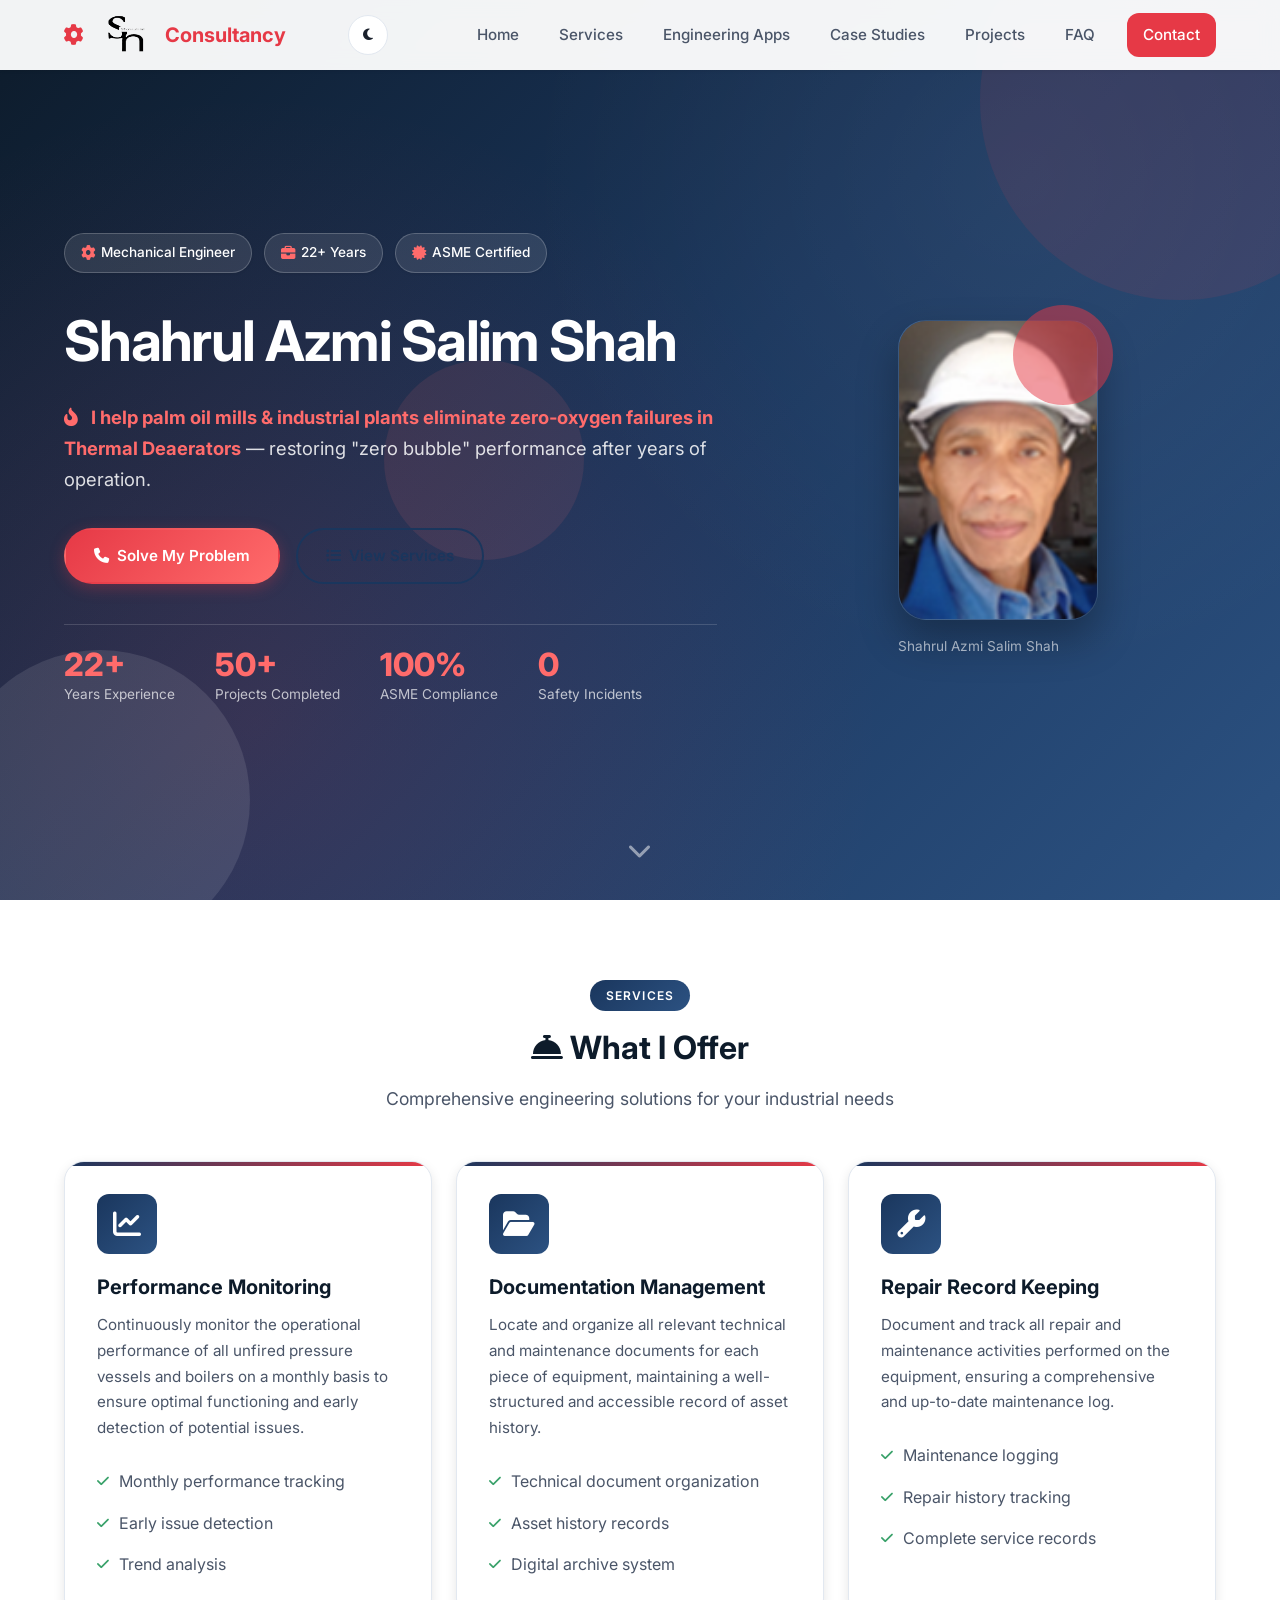
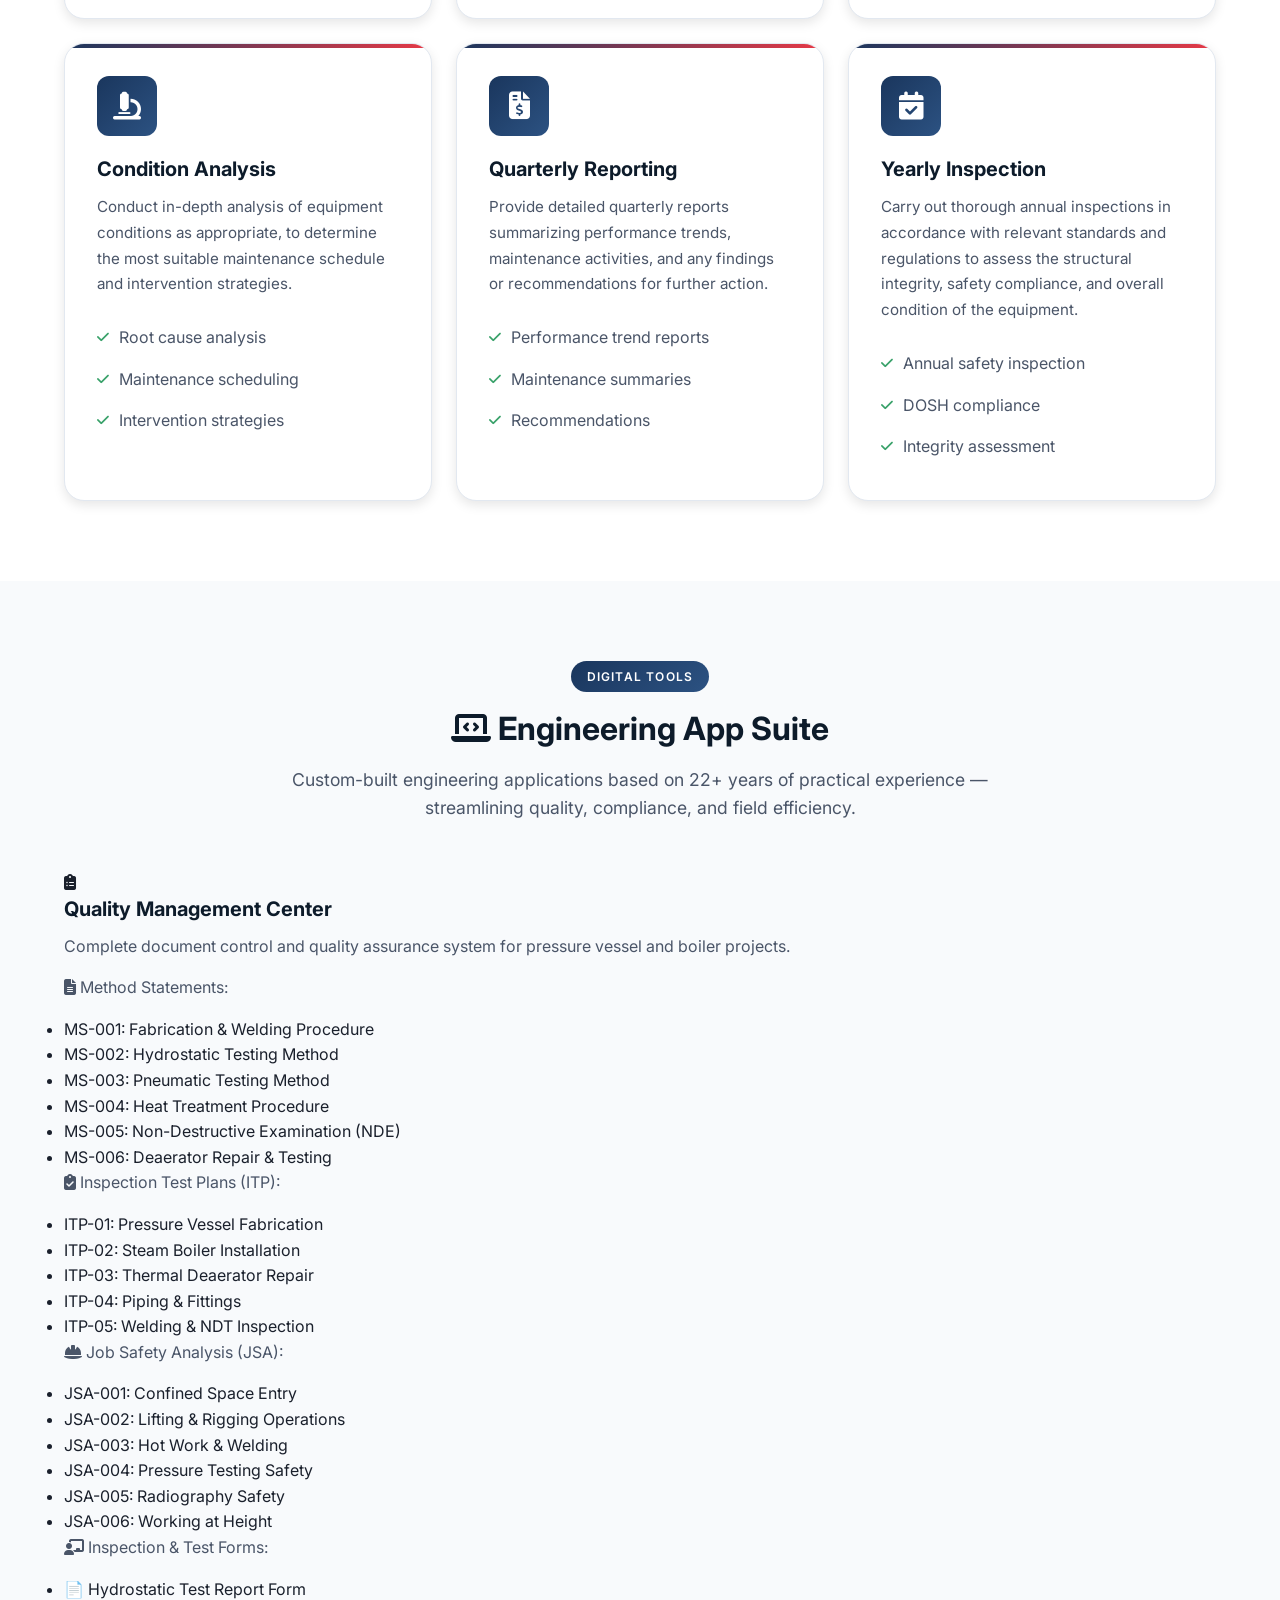
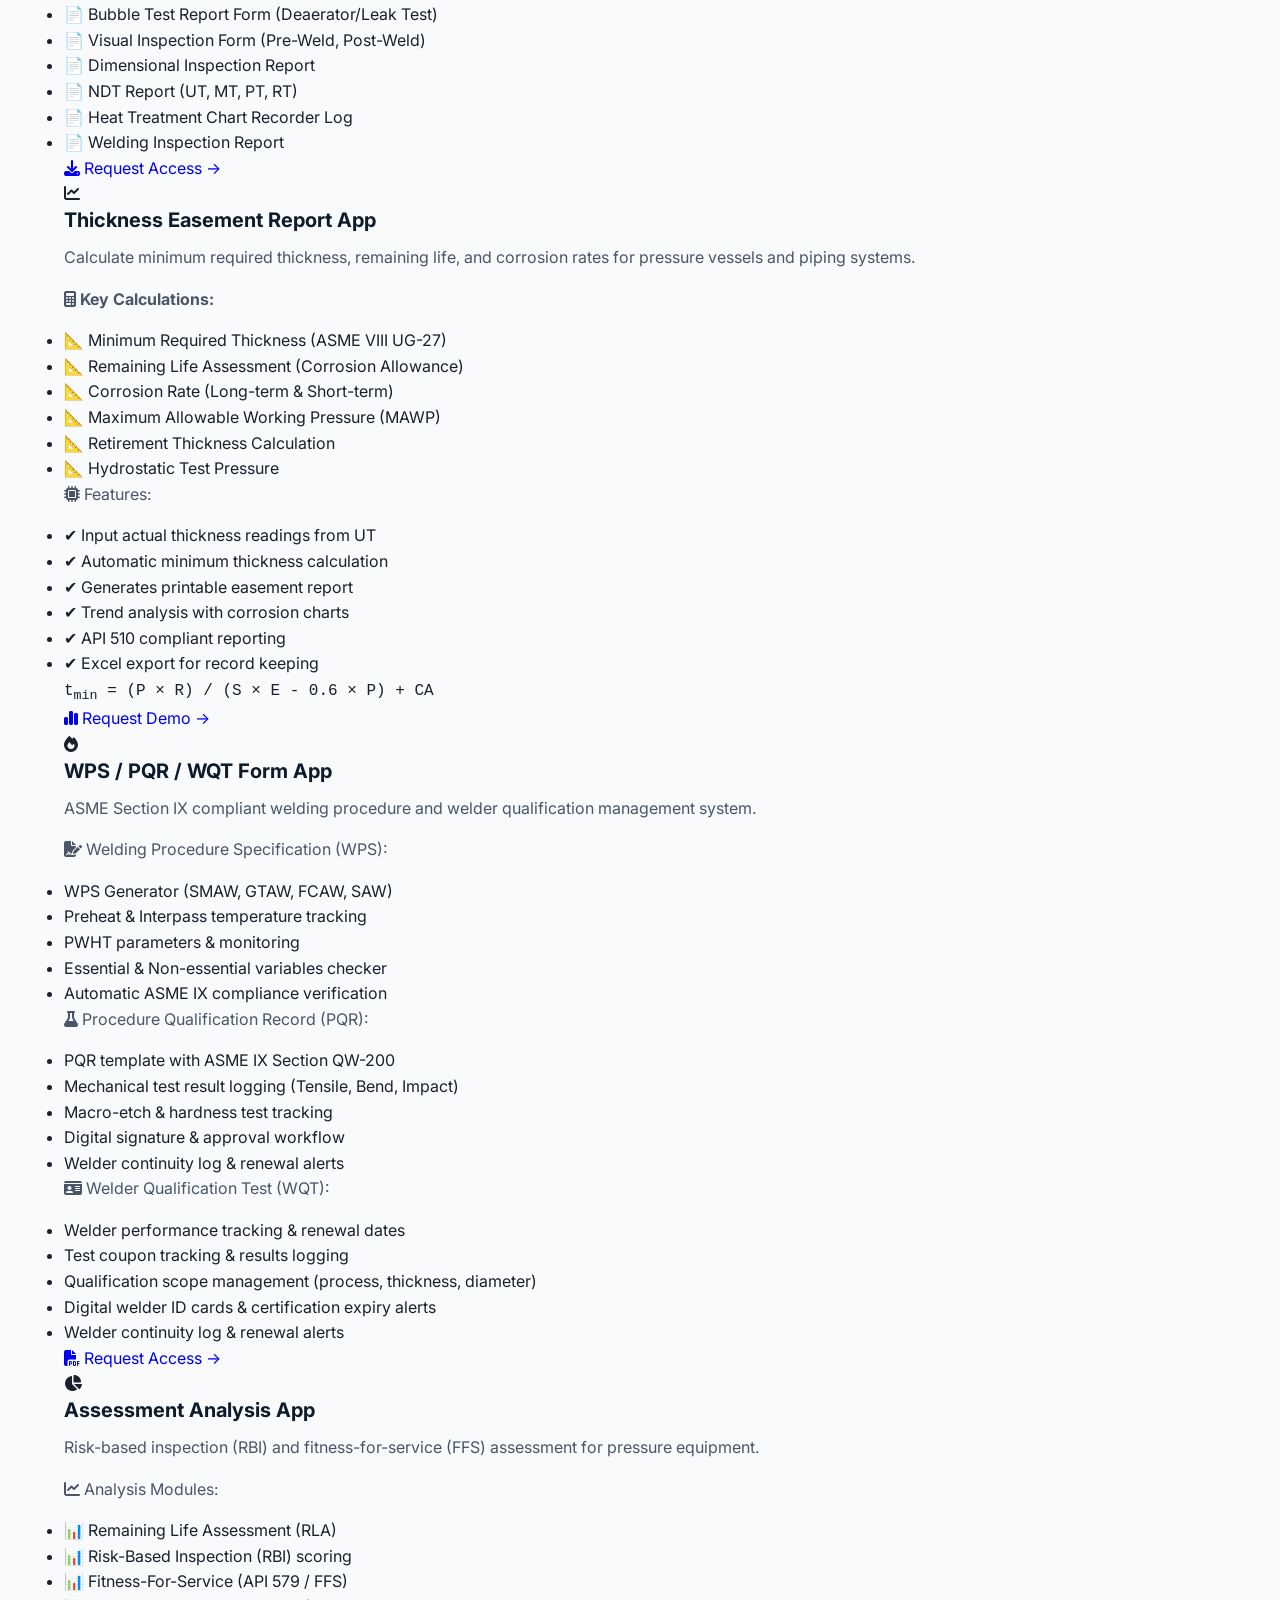
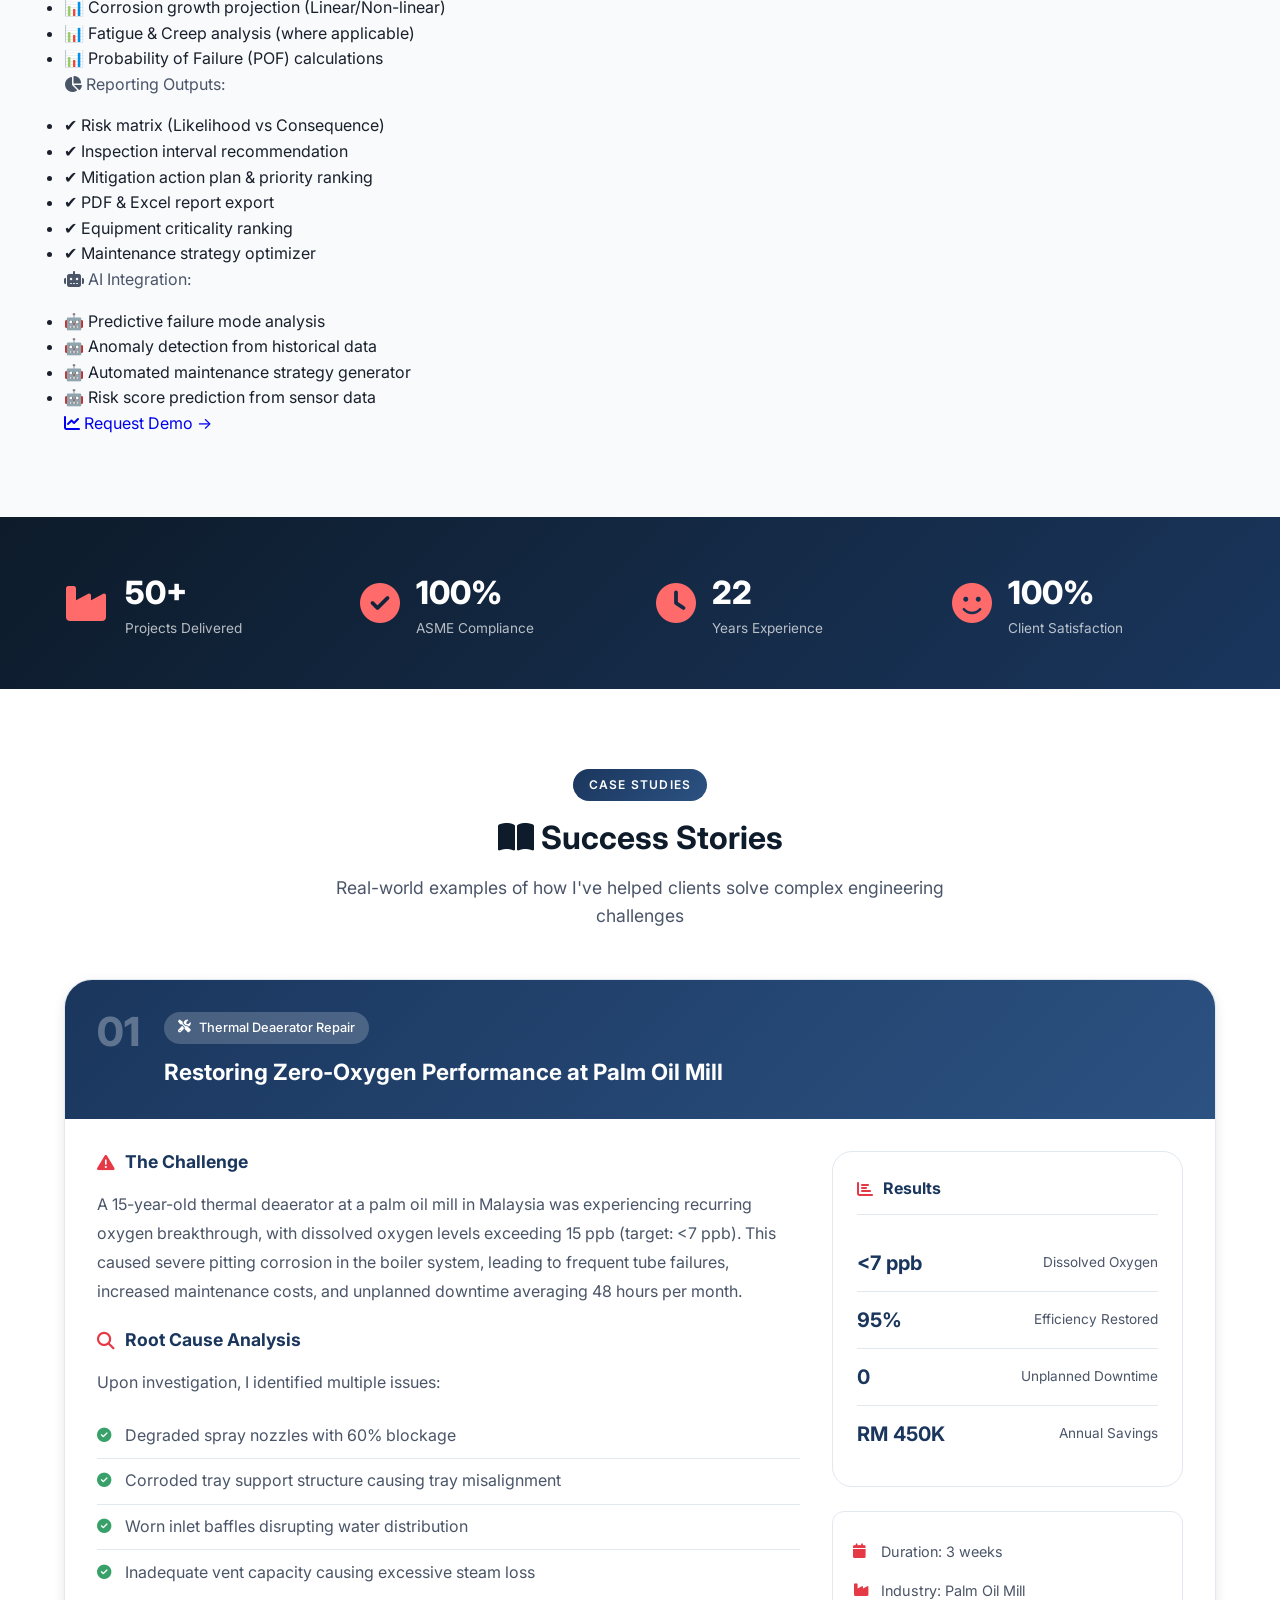
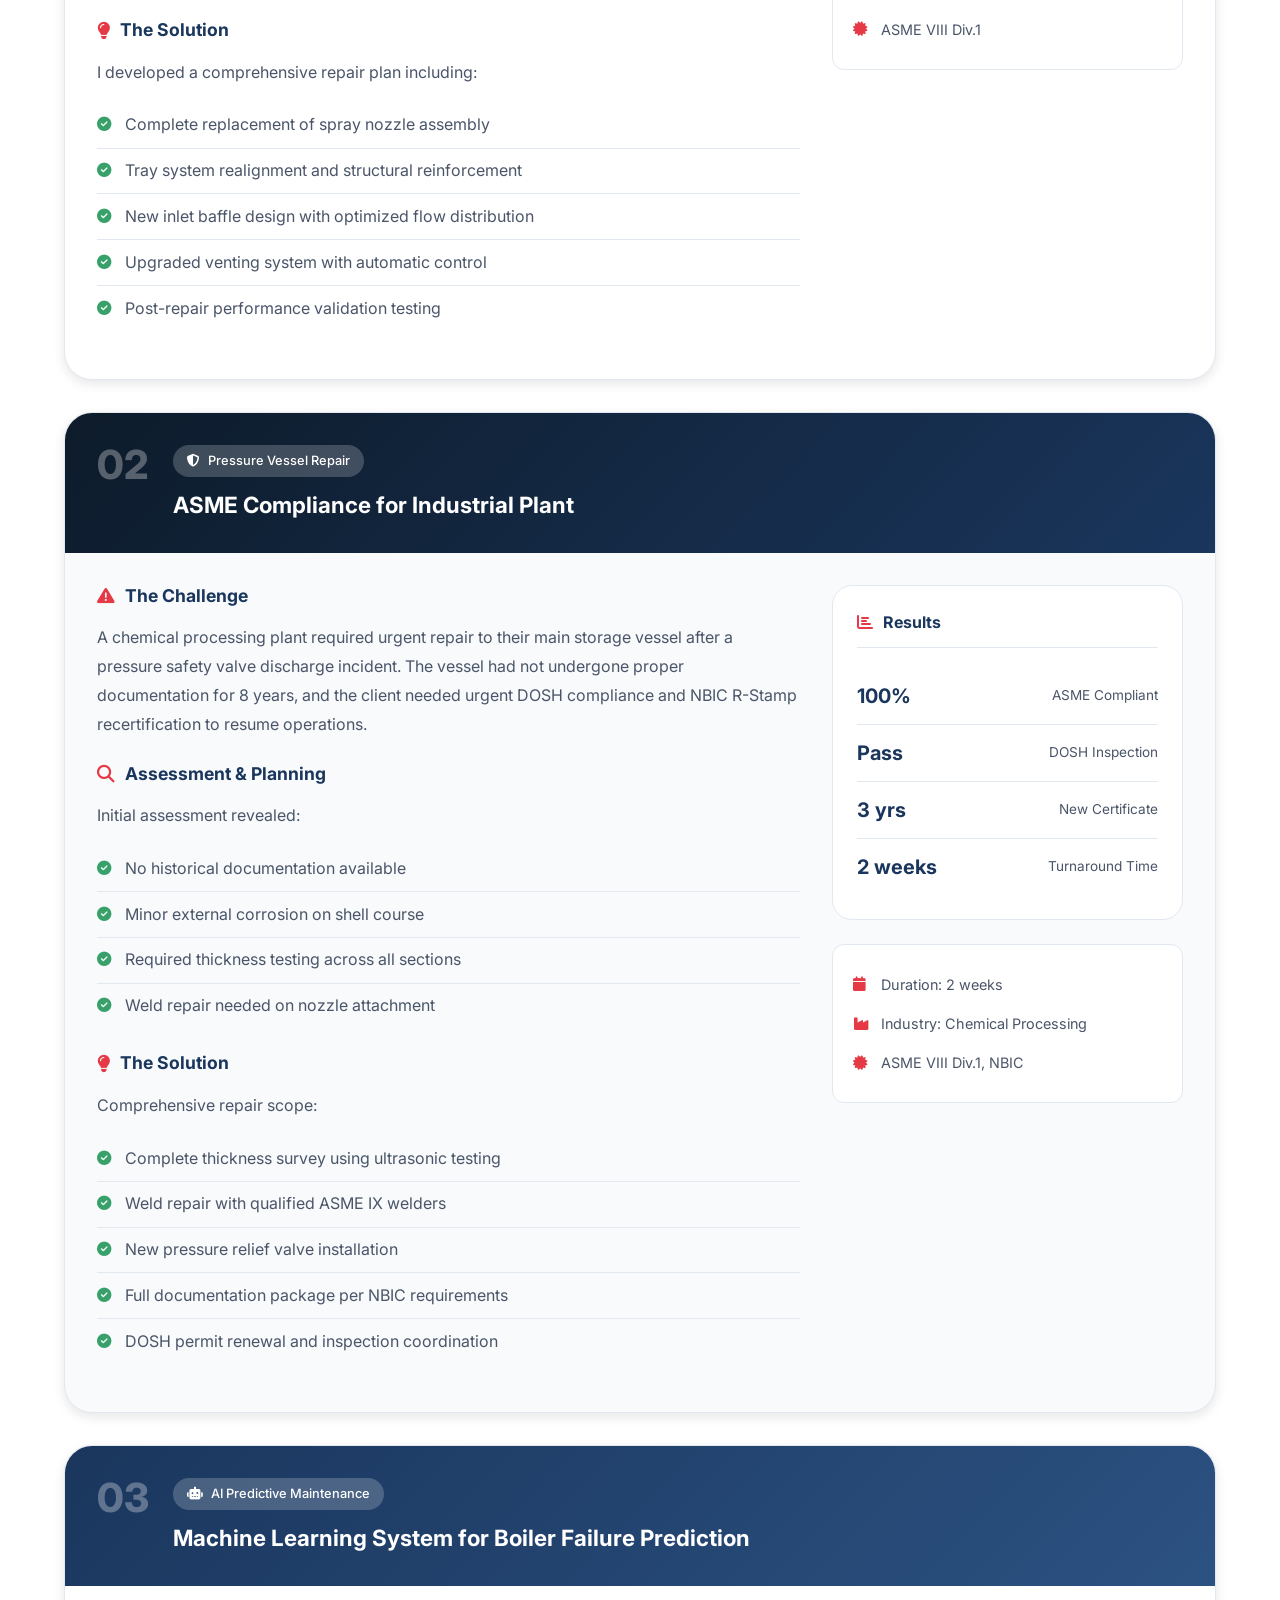
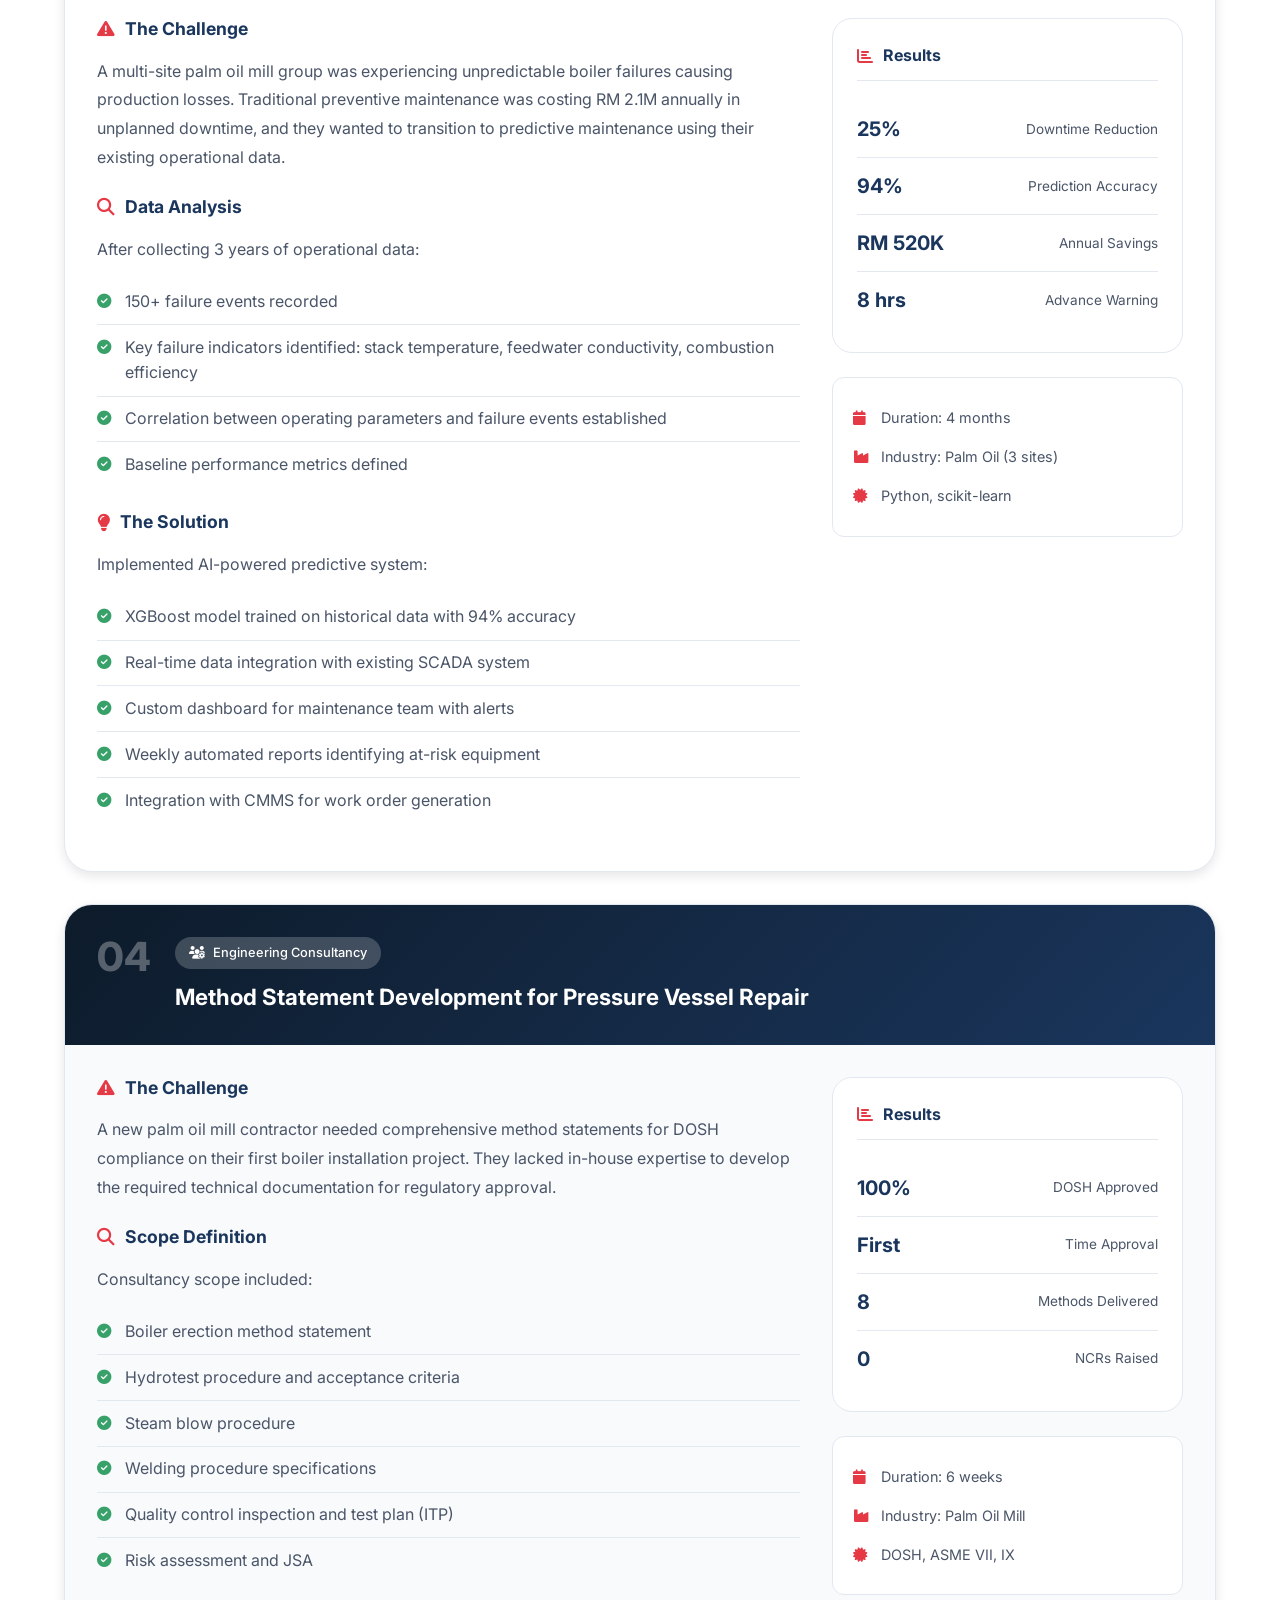
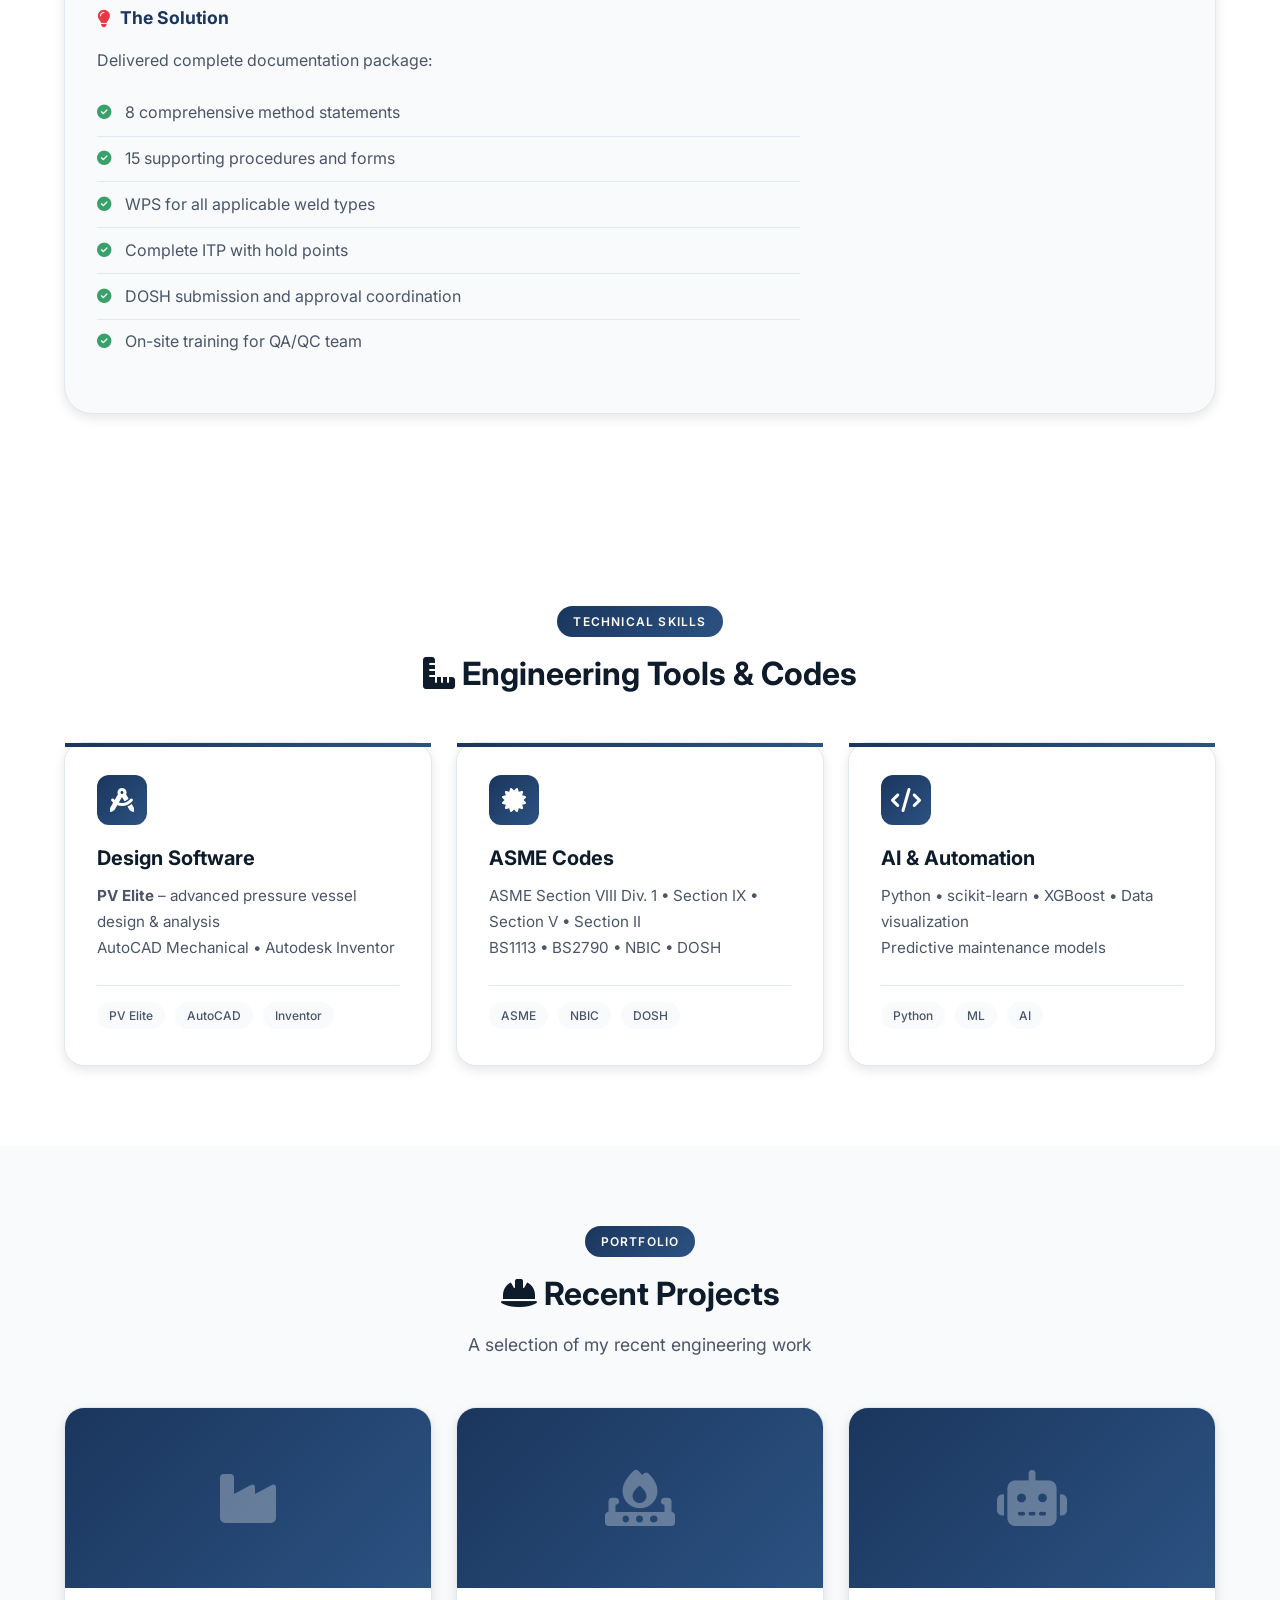
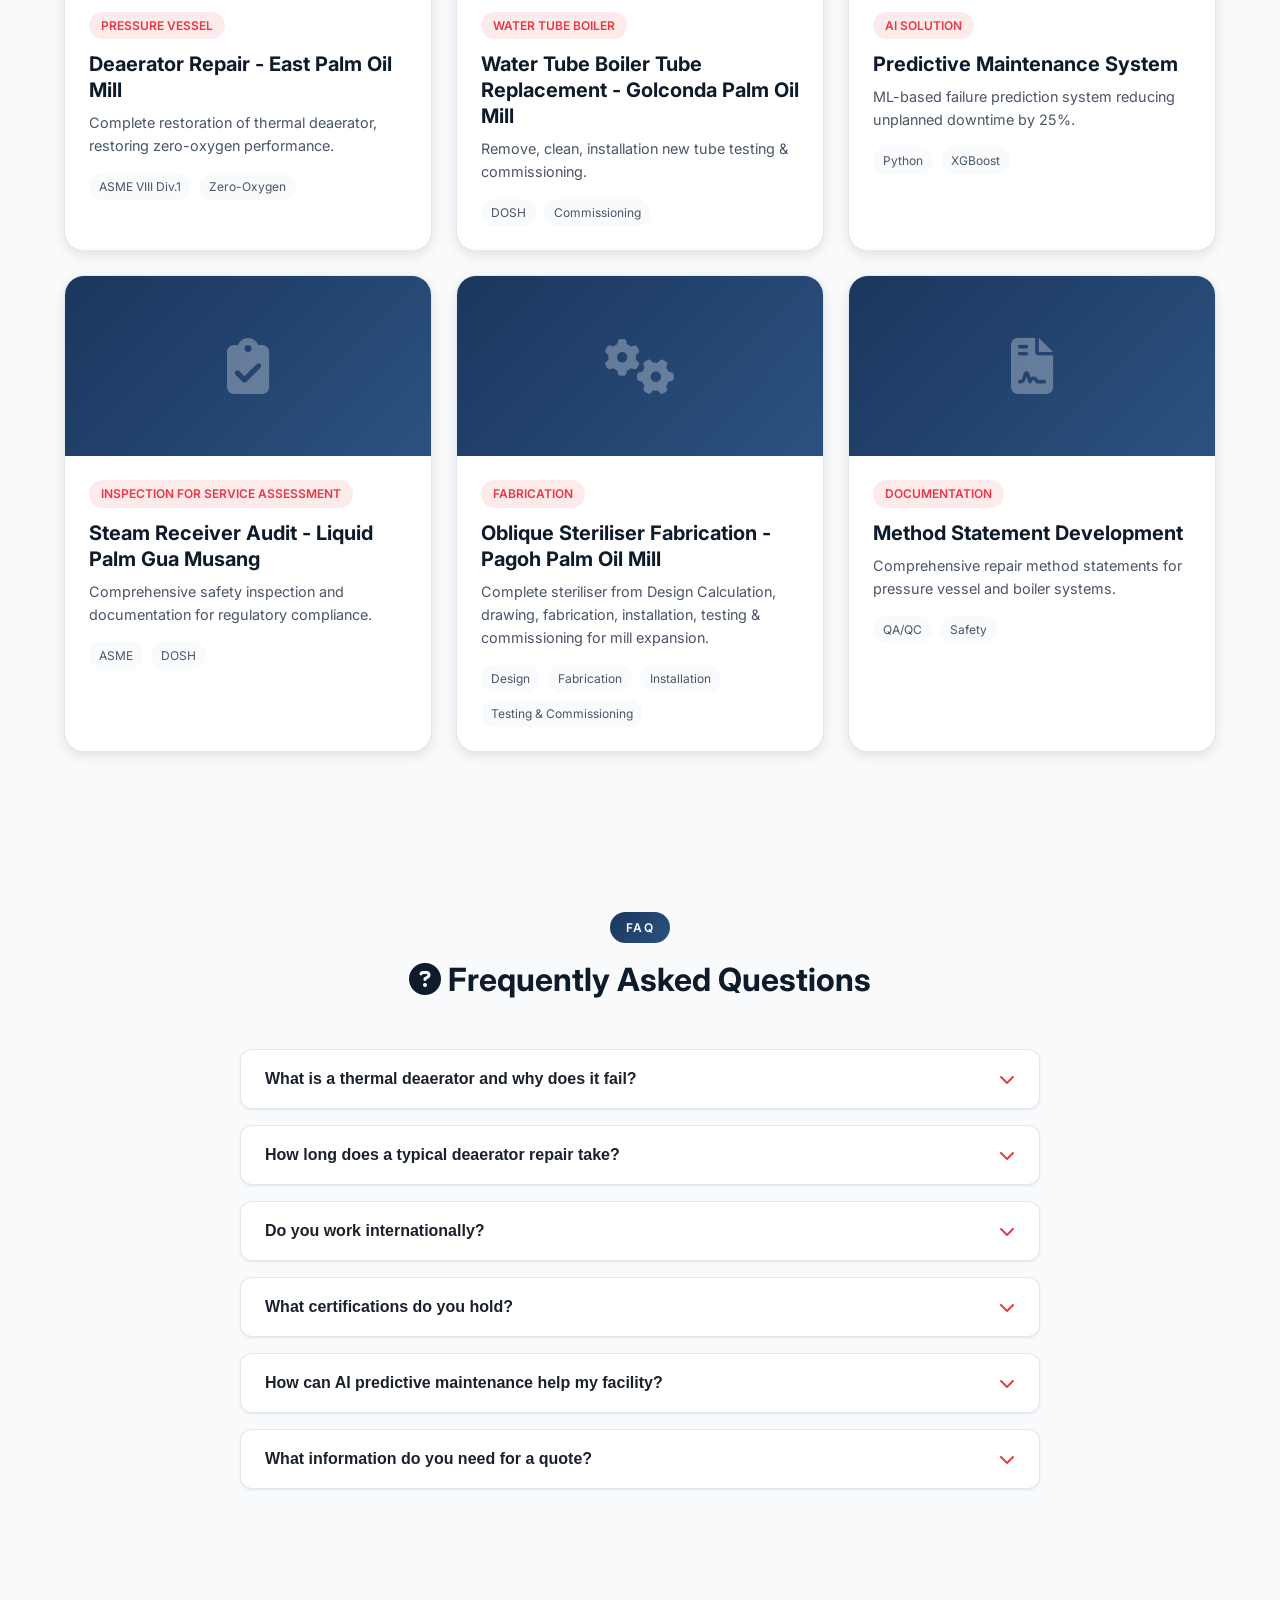
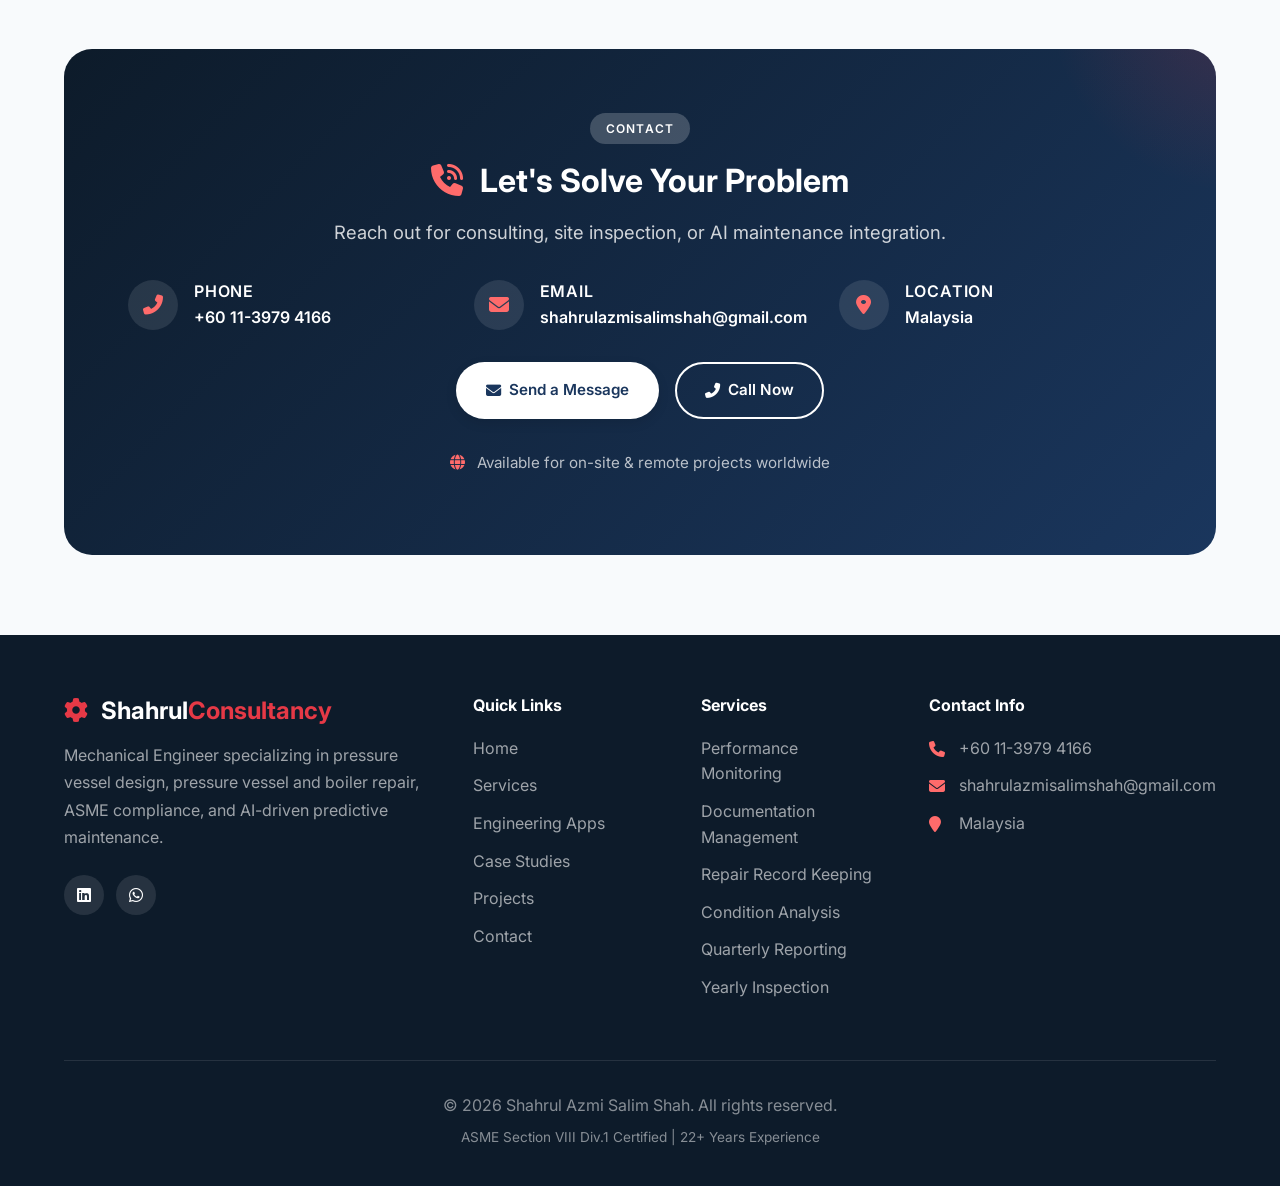
<file: index.html>
<!DOCTYPE html>
<html lang="en">
<head>
  <meta charset="UTF-8">
  <meta name="viewport" content="width=device-width, initial-scale=1.0">
  <title>Shahrul Azmi Salim Shah | Mechanical Engineer – Pressure Vessel & Boiler Repair Specialist</title>
  <meta name="description" content="22+ years expertise in pressure vessel design and boiler repair, ASME pressure vessels, steam boilers, and AI predictive maintenance. I restore zero-oxygen performance for palm oil mills.">
  <link rel="stylesheet" href="style.css">
  <link href="https://fonts.googleapis.com/css2?family=Inter:opsz,wght@14..32,300;14..32,400;14..32,500;14..32,600;14..32,700;14..32,800&display=swap" rel="stylesheet">
  <link rel="stylesheet" href="https://cdnjs.cloudflare.com/ajax/libs/font-awesome/6.5.1/css/all.min.css">
  <link rel="icon" type="image/svg+xml" href="data:image/svg+xml,<svg xmlns='http://www.w3.org/2000/svg' viewBox='0 0 100 100'><text y='.9em' font-size='90'>⚙️</text></svg>">
</head>
<body>

<!-- Navigation -->
<nav class="navbar" id="navbar">
  <div class="container nav-container">
    <a href="#" class="nav-logo">
      <i class="fas fa-cog"></i><img src="SN LOGO.png" width="65" height="50" alt=""><span>Consultancy</span>
    </a>
    <button class="theme-toggle" id="themeToggle" aria-label="Toggle dark mode">
      <i class="fas fa-moon"></i>
    </button>
    <button class="nav-toggle" id="navToggle" aria-label="Toggle navigation">
      <span></span>
      <span></span>
      <span></span>
    </button>
    <ul class="nav-menu" id="navMenu">
      <li><a href="#home" class="nav-link active">Home</a></li>
      <li><a href="#services" class="nav-link">Services</a></li>
      <li><a href="#engineering-apps" class="nav-link">Engineering Apps</a></li>
      <li><a href="#casestudies" class="nav-link">Case Studies</a></li>
      <li><a href="#projects" class="nav-link">Projects</a></li>
      <li><a href="#faq" class="nav-link">FAQ</a></li>
      <li><a href="#contact" class="nav-link nav-cta">Contact</a></li>
    </ul>
  </div>
</nav>

<!-- Hero Section -->
<header class="hero" id="home">
  <div class="hero-bg-pattern"></div>
  <div class="hero-bg-shapes">
    <div class="shape shape-1"></div>
    <div class="shape shape-2"></div>
    <div class="shape shape-3"></div>
  </div>
  <div class="container hero-grid">
    <div class="hero-content">
      <div class="badge-group">
        <span class="badge"><i class="fas fa-cog"></i> Mechanical Engineer</span>
        <span class="badge badge-accent"><i class="fas fa-briefcase"></i> 22+ Years</span>
        <span class="badge"><i class="fas fa-certificate"></i> ASME Certified</span>
      </div>
      <h1>Shahrul Azmi Salim Shah</h1>
      <p class="subhead">
        <i class="fas fa-fire-flame-curved highlight-icon"></i> <strong class="highlight">I help palm oil mills & industrial plants eliminate zero‑oxygen failures in Thermal Deaerators</strong> — restoring "zero bubble" performance after years of operation.
      </p>
      <div class="hero-buttons">
        <a href="#contact" class="btn btn-primary"><i class="fas fa-phone"></i> Solve My Problem</a>
        <a href="#services" class="btn btn-outline"><i class="fas fa-list-ul"></i> View Services</a>
      </div>
      <div class="hero-stats">
        <div class="stat-item">
          <span class="stat-number">22+</span>
          <span class="stat-label">Years Experience</span>
        </div>
        <div class="stat-item">
          <span class="stat-number">50+</span>
          <span class="stat-label">Projects Completed</span>
        </div>
        <div class="stat-item">
          <span class="stat-number">100%</span>
          <span class="stat-label">ASME Compliance</span>
        </div>
        <div class="stat-item">
          <span class="stat-number">0</span>
          <span class="stat-label">Safety Incidents</span>
        </div>
      </div>
    </div>
    <div class="hero-photo">
      <div class="photo-wrapper">
          <div class="photo-img">
           <img src="my_photo.png" width="120" height="165" alt="">
           </div>
        <div class="photo-accent"></div>
        <p class="photo-caption">Shahrul Azmi Salim Shah</p>
      </div>
    </div>
  </div>
  <div class="hero-scroll">
    <a href="#services">
      <i class="fas fa-chevron-down"></i>
    </a>
  </div>
</header>

<main>
  <!-- Services Section -->
  <section id="services" class="section-light">
    <div class="container">
      <div class="section-header">
        <span class="section-tag">Services</span>
        <h2><i class="fas fa-concierge-bell"></i> What I Offer</h2>
        <p class="section-desc">Comprehensive engineering solutions for your industrial needs</p>
      </div>
      <div class="services-grid">
        <div class="service-card">
          <div class="service-icon"><i class="fas fa-chart-line"></i></div>
          <h3>Performance Monitoring</h3>
          <p>Continuously monitor the operational performance of all unfired pressure vessels and boilers on a monthly basis to ensure optimal functioning and early detection of potential issues.</p>
          <ul class="service-features">
            <li><i class="fas fa-check"></i> Monthly performance tracking</li>
            <li><i class="fas fa-check"></i> Early issue detection</li>
            <li><i class="fas fa-check"></i> Trend analysis</li>
          </ul>
        </div>
        <div class="service-card">
          <div class="service-icon"><i class="fas fa-folder-open"></i></div>
          <h3>Documentation Management</h3>
          <p>Locate and organize all relevant technical and maintenance documents for each piece of equipment, maintaining a well-structured and accessible record of asset history.</p>
          <ul class="service-features">
            <li><i class="fas fa-check"></i> Technical document organization</li>
            <li><i class="fas fa-check"></i> Asset history records</li>
            <li><i class="fas fa-check"></i> Digital archive system</li>
          </ul>
        </div>
        <div class="service-card">
          <div class="service-icon"><i class="fas fa-wrench"></i></div>
          <h3>Repair Record Keeping</h3>
          <p>Document and track all repair and maintenance activities performed on the equipment, ensuring a comprehensive and up-to-date maintenance log.</p>
          <ul class="service-features">
            <li><i class="fas fa-check"></i> Maintenance logging</li>
            <li><i class="fas fa-check"></i> Repair history tracking</li>
            <li><i class="fas fa-check"></i> Complete service records</li>
          </ul>
        </div>
        <div class="service-card">
          <div class="service-icon"><i class="fas fa-microscope"></i></div>
          <h3>Condition Analysis</h3>
          <p>Conduct in-depth analysis of equipment conditions as appropriate, to determine the most suitable maintenance schedule and intervention strategies.</p>
          <ul class="service-features">
            <li><i class="fas fa-check"></i> Root cause analysis</li>
            <li><i class="fas fa-check"></i> Maintenance scheduling</li>
            <li><i class="fas fa-check"></i> Intervention strategies</li>
          </ul>
        </div>
        <div class="service-card">
          <div class="service-icon"><i class="fas fa-file-invoice-dollar"></i></div>
          <h3>Quarterly Reporting</h3>
          <p>Provide detailed quarterly reports summarizing performance trends, maintenance activities, and any findings or recommendations for further action.</p>
          <ul class="service-features">
            <li><i class="fas fa-check"></i> Performance trend reports</li>
            <li><i class="fas fa-check"></i> Maintenance summaries</li>
            <li><i class="fas fa-check"></i> Recommendations</li>
          </ul>
        </div>
        <div class="service-card">
          <div class="service-icon"><i class="fas fa-calendar-check"></i></div>
          <h3>Yearly Inspection</h3>
          <p>Carry out thorough annual inspections in accordance with relevant standards and regulations to assess the structural integrity, safety compliance, and overall condition of the equipment.</p>
          <ul class="service-features">
            <li><i class="fas fa-check"></i> Annual safety inspection</li>
            <li><i class="fas fa-check"></i> DOSH compliance</li>
            <li><i class="fas fa-check"></i> Integrity assessment</li>
          </ul>
        </div>
      </div>
    </div>
  </section>

  <!-- NEW: Engineering App Suite Section -->
  <section id="engineering-apps" class="section-apps">
    <div class="container">
      <div class="section-header">
        <span class="section-tag">Digital Tools</span>
        <h2><i class="fas fa-laptop-code"></i> Engineering App Suite</h2>
        <p class="section-desc">Custom-built engineering applications based on 22+ years of practical experience — streamlining quality, compliance, and field efficiency.</p>
      </div>
      
      <div class="apps-grid">
        <!-- App 1: Quality Management Center -->
        <div class="app-card">
          <div class="app-icon"><i class="fas fa-clipboard-list"></i></div>
          <h3>Quality Management Center</h3>
          <p class="app-desc">Complete document control and quality assurance system for pressure vessel and boiler projects.</p>
          
          <div class="document-list">
            <p class="doc-category"><i class="fas fa-file-alt"></i> Method Statements:</p>
            <ul>
              <li>MS-001: Fabrication & Welding Procedure</li>
              <li>MS-002: Hydrostatic Testing Method</li>
              <li>MS-003: Pneumatic Testing Method</li>
              <li>MS-004: Heat Treatment Procedure</li>
              <li>MS-005: Non-Destructive Examination (NDE)</li>
              <li>MS-006: Deaerator Repair & Testing</li>
            </ul>
          </div>
          
          <div class="document-list">
            <p class="doc-category"><i class="fas fa-clipboard-check"></i> Inspection Test Plans (ITP):</p>
            <ul>
              <li>ITP-01: Pressure Vessel Fabrication</li>
              <li>ITP-02: Steam Boiler Installation</li>
              <li>ITP-03: Thermal Deaerator Repair</li>
              <li>ITP-04: Piping & Fittings</li>
              <li>ITP-05: Welding & NDT Inspection</li>
            </ul>
          </div>
          
          <div class="document-list">
            <p class="doc-category"><i class="fas fa-hard-hat"></i> Job Safety Analysis (JSA):</p>
            <ul>
              <li>JSA-001: Confined Space Entry</li>
              <li>JSA-002: Lifting & Rigging Operations</li>
              <li>JSA-003: Hot Work & Welding</li>
              <li>JSA-004: Pressure Testing Safety</li>
              <li>JSA-005: Radiography Safety</li>
              <li>JSA-006: Working at Height</li>
            </ul>
          </div>
          
          <div class="document-list">
            <p class="doc-category"><i class="fas fa-chalkboard-user"></i> Inspection & Test Forms:</p>
            <ul>
              <li>📄 Hydrostatic Test Report Form</li>
              <li>📄 Bubble Test Report Form (Deaerator/Leak Test)</li>
              <li>📄 Visual Inspection Form (Pre-Weld, Post-Weld)</li>
              <li>📄 Dimensional Inspection Report</li>
              <li>📄 NDT Report (UT, MT, PT, RT)</li>
              <li>📄 Heat Treatment Chart Recorder Log</li>
              <li>📄 Welding Inspection Report</li>
            </ul>
          </div>
          <a href="#contact" class="app-cta"><i class="fas fa-download"></i> Request Access →</a>
        </div>

        <!-- App 2: Thickness Easement Report App -->
        <div class="app-card">
          <div class="app-icon"><i class="fas fa-chart-line"></i></div>
          <h3>Thickness Easement Report App</h3>
          <p class="app-desc">Calculate minimum required thickness, remaining life, and corrosion rates for pressure vessels and piping systems.</p>
          
          <div class="calculation-preview">
            <p><strong><i class="fas fa-calculator"></i> Key Calculations:</strong></p>
            <ul>
              <li>📐 Minimum Required Thickness (ASME VIII UG-27)</li>
              <li>📐 Remaining Life Assessment (Corrosion Allowance)</li>
              <li>📐 Corrosion Rate (Long-term & Short-term)</li>
              <li>📐 Maximum Allowable Working Pressure (MAWP)</li>
              <li>📐 Retirement Thickness Calculation</li>
              <li>📐 Hydrostatic Test Pressure</li>
            </ul>
          </div>
          
          <div class="document-list">
            <p class="doc-category"><i class="fas fa-microchip"></i> Features:</p>
            <ul>
              <li>✔ Input actual thickness readings from UT</li>
              <li>✔ Automatic minimum thickness calculation</li>
              <li>✔ Generates printable easement report</li>
              <li>✔ Trend analysis with corrosion charts</li>
              <li>✔ API 510 compliant reporting</li>
              <li>✔ Excel export for record keeping</li>
            </ul>
          </div>
          
          <div class="sample-formula">
            <code>t<sub>min</sub> = (P × R) / (S × E - 0.6 × P) + CA</code>
          </div>
          <a href="#contact" class="app-cta"><i class="fas fa-chart-simple"></i> Request Demo →</a>
        </div>

        <!-- App 3: WPS PQR & WQT Form App -->
        <div class="app-card">
          <div class="app-icon"><i class="fas fa-fire"></i></div>
          <h3>WPS / PQR / WQT Form App</h3>
          <p class="app-desc">ASME Section IX compliant welding procedure and welder qualification management system.</p>
          
          <div class="document-list">
            <p class="doc-category"><i class="fas fa-file-signature"></i> Welding Procedure Specification (WPS):</p>
            <ul>
              <li>WPS Generator (SMAW, GTAW, FCAW, SAW)</li>
              <li>Preheat & Interpass temperature tracking</li>
              <li>PWHT parameters & monitoring</li>
              <li>Essential & Non-essential variables checker</li>
              <li>Automatic ASME IX compliance verification</li>
            </ul>
          </div>
          
          <div class="document-list">
            <p class="doc-category"><i class="fas fa-flask"></i> Procedure Qualification Record (PQR):</p>
            <ul>
              <li>PQR template with ASME IX Section QW-200</li>
              <li>Mechanical test result logging (Tensile, Bend, Impact)</li>
              <li>Macro-etch & hardness test tracking</li>
              <li>Digital signature & approval workflow</li>
              <li>Welder continuity log & renewal alerts</li>
            </ul>
          </div>
          
          <div class="document-list">
            <p class="doc-category"><i class="fas fa-id-card"></i> Welder Qualification Test (WQT):</p>
            <ul>
              <li>Welder performance tracking & renewal dates</li>
              <li>Test coupon tracking & results logging</li>
              <li>Qualification scope management (process, thickness, diameter)</li>
              <li>Digital welder ID cards & certification expiry alerts</li>
              <li>Welder continuity log & renewal alerts</li>
            </ul>
          </div>
          <a href="#contact" class="app-cta"><i class="fas fa-file-pdf"></i> Request Access →</a>
        </div>

        <!-- App 4: Assessment Analysis App -->
        <div class="app-card">
          <div class="app-icon"><i class="fas fa-chart-pie"></i></div>
          <h3>Assessment Analysis App</h3>
          <p class="app-desc">Risk-based inspection (RBI) and fitness-for-service (FFS) assessment for pressure equipment.</p>
          
          <div class="document-list">
            <p class="doc-category"><i class="fas fa-chart-line"></i> Analysis Modules:</p>
            <ul>
              <li>📊 Remaining Life Assessment (RLA)</li>
              <li>📊 Risk-Based Inspection (RBI) scoring</li>
              <li>📊 Fitness-For-Service (API 579 / FFS)</li>
              <li>📊 Corrosion growth projection (Linear/Non-linear)</li>
              <li>📊 Fatigue & Creep analysis (where applicable)</li>
              <li>📊 Probability of Failure (POF) calculations</li>
            </ul>
          </div>
          
          <div class="document-list">
            <p class="doc-category"><i class="fas fa-chart-pie"></i> Reporting Outputs:</p>
            <ul>
              <li>✔ Risk matrix (Likelihood vs Consequence)</li>
              <li>✔ Inspection interval recommendation</li>
              <li>✔ Mitigation action plan & priority ranking</li>
              <li>✔ PDF & Excel report export</li>
              <li>✔ Equipment criticality ranking</li>
              <li>✔ Maintenance strategy optimizer</li>
            </ul>
          </div>
          
          <div class="document-list">
            <p class="doc-category"><i class="fas fa-robot"></i> AI Integration:</p>
            <ul>
              <li>🤖 Predictive failure mode analysis</li>
              <li>🤖 Anomaly detection from historical data</li>
              <li>🤖 Automated maintenance strategy generator</li>
              <li>🤖 Risk score prediction from sensor data</li>
            </ul>
          </div>
          <a href="#contact" class="app-cta"><i class="fas fa-chart-line"></i> Request Demo →</a>
        </div>
      </div>
    </div>
  </section>

  <!-- Stats Banner -->
  <section class="stats-banner">
    <div class="container">
      <div class="stats-grid">
        <div class="stat-banner-item">
          <i class="fas fa-industry"></i>
          <div class="stat-banner-content">
            <span class="stat-banner-number">50+</span>
            <span class="stat-banner-label">Projects Delivered</span>
          </div>
        </div>
        <div class="stat-banner-item">
          <i class="fas fa-check-circle"></i>
          <div class="stat-banner-content">
            <span class="stat-banner-number">100%</span>
            <span class="stat-banner-label">ASME Compliance</span>
          </div>
        </div>
        <div class="stat-banner-item">
          <i class="fas fa-clock"></i>
          <div class="stat-banner-content">
            <span class="stat-banner-number">22</span>
            <span class="stat-banner-label">Years Experience</span>
          </div>
        </div>
        <div class="stat-banner-item">
          <i class="fas fa-smile"></i>
          <div class="stat-banner-content">
            <span class="stat-banner-number">100%</span>
            <span class="stat-banner-label">Client Satisfaction</span>
          </div>
        </div>
      </div>
    </div>
  </section>

  <!-- Case Studies Section -->
  <section id="casestudies" class="section-light">
    <div class="container">
      <div class="section-header">
        <span class="section-tag">Case Studies</span>
        <h2><i class="fas fa-book-open"></i> Success Stories</h2>
        <p class="section-desc">Real-world examples of how I've helped clients solve complex engineering challenges</p>
      </div>

      <!-- Case Study 1: Thermal Deaerator -->
      <div class="case-study">
        <div class="case-study-header">
          <div class="case-study-number">01</div>
          <div class="case-study-title-wrap">
            <span class="case-study-category"><i class="fas fa-tools"></i> Thermal Deaerator Repair</span>
            <h3>Restoring Zero-Oxygen Performance at Palm Oil Mill</h3>
          </div>
        </div>
        
        <div class="case-study-content">
          <div class="case-study-grid">
            <div class="case-study-main">
              <h4><i class="fas fa-exclamation-triangle"></i> The Challenge</h4>
              <p>A 15-year-old thermal deaerator at a palm oil mill in Malaysia was experiencing recurring oxygen breakthrough, with dissolved oxygen levels exceeding 15 ppb (target: &lt;7 ppb). This caused severe pitting corrosion in the boiler system, leading to frequent tube failures, increased maintenance costs, and unplanned downtime averaging 48 hours per month.</p>
              
              <h4><i class="fas fa-search"></i> Root Cause Analysis</h4>
              <p>Upon investigation, I identified multiple issues:</p>
              <ul class="case-study-list">
                <li>Degraded spray nozzles with 60% blockage</li>
                <li>Corroded tray support structure causing tray misalignment</li>
                <li>Worn inlet baffles disrupting water distribution</li>
                <li>Inadequate vent capacity causing excessive steam loss</li>
              </ul>

              <h4><i class="fas fa-lightbulb"></i> The Solution</h4>
              <p>I developed a comprehensive repair plan including:</p>
              <ul class="case-study-list">
                <li>Complete replacement of spray nozzle assembly</li>
                <li>Tray system realignment and structural reinforcement</li>
                <li>New inlet baffle design with optimized flow distribution</li>
                <li>Upgraded venting system with automatic control</li>
                <li>Post-repair performance validation testing</li>
              </ul>
            </div>
            <div class="case-study-sidebar">
              <div class="case-study-stats">
                <h5><i class="fas fa-chart-bar"></i> Results</h5>
                <div class="case-stat">
                  <span class="case-stat-value">&lt;7 ppb</span>
                  <span class="case-stat-label">Dissolved Oxygen</span>
                </div>
                <div class="case-stat">
                  <span class="case-stat-value">95%</span>
                  <span class="case-stat-label">Efficiency Restored</span>
                </div>
                <div class="case-stat">
                  <span class="case-stat-value">0</span>
                  <span class="case-stat-label">Unplanned Downtime</span>
                </div>
                <div class="case-stat">
                  <span class="case-stat-value">RM 450K</span>
                  <span class="case-stat-label">Annual Savings</span>
                </div>
              </div>
              <div class="case-study-meta">
                <div class="meta-item">
                  <i class="fas fa-calendar"></i>
                  <span>Duration: 3 weeks</span>
                </div>
                <div class="meta-item">
                  <i class="fas fa-industry"></i>
                  <span>Industry: Palm Oil Mill</span>
                </div>
                <div class="meta-item">
                  <i class="fas fa-certificate"></i>
                  <span>ASME VIII Div.1</span>
                </div>
              </div>
            </div>
          </div>
        </div>
      </div>

      <!-- Case Study 2: Pressure Vessel -->
      <div class="case-study case-study-alt">
        <div class="case-study-header">
          <div class="case-study-number">02</div>
          <div class="case-study-title-wrap">
            <span class="case-study-category"><i class="fas fa-shield-alt"></i> Pressure Vessel Repair</span>
            <h3>ASME Compliance for Industrial Plant</h3>
          </div>
        </div>

        <div class="case-study-content">
          <div class="case-study-grid">
            <div class="case-study-main">
              <h4><i class="fas fa-exclamation-triangle"></i> The Challenge</h4>
              <p>A chemical processing plant required urgent repair to their main storage vessel after a pressure safety valve discharge incident. The vessel had not undergone proper documentation for 8 years, and the client needed urgent DOSH compliance and NBIC R-Stamp recertification to resume operations.</p>
              
              <h4><i class="fas fa-search"></i> Assessment & Planning</h4>
              <p>Initial assessment revealed:</p>
              <ul class="case-study-list">
                <li>No historical documentation available</li>
                <li>Minor external corrosion on shell course</li>
                <li>Required thickness testing across all sections</li>
                <li>Weld repair needed on nozzle attachment</li>
              </ul>

              <h4><i class="fas fa-lightbulb"></i> The Solution</h4>
              <p>Comprehensive repair scope:</p>
              <ul class="case-study-list">
                <li>Complete thickness survey using ultrasonic testing</li>
                <li>Weld repair with qualified ASME IX welders</li>
                <li>New pressure relief valve installation</li>
                <li>Full documentation package per NBIC requirements</li>
                <li>DOSH permit renewal and inspection coordination</li>
              </ul>
            </div>
            <div class="case-study-sidebar">
              <div class="case-study-stats">
                <h5><i class="fas fa-chart-bar"></i> Results</h5>
                <div class="case-stat">
                  <span class="case-stat-value">100%</span>
                  <span class="case-stat-label">ASME Compliant</span>
                </div>
                <div class="case-stat">
                  <span class="case-stat-value">Pass</span>
                  <span class="case-stat-label">DOSH Inspection</span>
                </div>
                <div class="case-stat">
                  <span class="case-stat-value">3 yrs</span>
                  <span class="case-stat-label">New Certificate</span>
                </div>
                <div class="case-stat">
                  <span class="case-stat-value">2 weeks</span>
                  <span class="case-stat-label">Turnaround Time</span>
                </div>
              </div>
              <div class="case-study-meta">
                <div class="meta-item">
                  <i class="fas fa-calendar"></i>
                  <span>Duration: 2 weeks</span>
                </div>
                <div class="meta-item">
                  <i class="fas fa-industry"></i>
                  <span>Industry: Chemical Processing</span>
                </div>
                <div class="meta-item">
                  <i class="fas fa-certificate"></i>
                  <span>ASME VIII Div.1, NBIC</span>
                </div>
              </div>
            </div>
          </div>
        </div>
      </div>

      <!-- Case Study 3: AI Predictive Maintenance -->
      <div class="case-study">
        <div class="case-study-header">
          <div class="case-study-number">03</div>
          <div class="case-study-title-wrap">
            <span class="case-study-category"><i class="fas fa-robot"></i> AI Predictive Maintenance</span>
            <h3>Machine Learning System for Boiler Failure Prediction</h3>
          </div>
        </div>
        
        <div class="case-study-content">
          <div class="case-study-grid">
            <div class="case-study-main">
              <h4><i class="fas fa-exclamation-triangle"></i> The Challenge</h4>
              <p>A multi-site palm oil mill group was experiencing unpredictable boiler failures causing production losses. Traditional preventive maintenance was costing RM 2.1M annually in unplanned downtime, and they wanted to transition to predictive maintenance using their existing operational data.</p>
              
              <h4><i class="fas fa-search"></i> Data Analysis</h4>
              <p>After collecting 3 years of operational data:</p>
              <ul class="case-study-list">
                <li>150+ failure events recorded</li>
                <li>Key failure indicators identified: stack temperature, feedwater conductivity, combustion efficiency</li>
                <li>Correlation between operating parameters and failure events established</li>
                <li>Baseline performance metrics defined</li>
              </ul>

              <h4><i class="fas fa-lightbulb"></i> The Solution</h4>
              <p>Implemented AI-powered predictive system:</p>
              <ul class="case-study-list">
                <li>XGBoost model trained on historical data with 94% accuracy</li>
                <li>Real-time data integration with existing SCADA system</li>
                <li>Custom dashboard for maintenance team with alerts</li>
                <li>Weekly automated reports identifying at-risk equipment</li>
                <li>Integration with CMMS for work order generation</li>
              </ul>
            </div>
            <div class="case-study-sidebar">
              <div class="case-study-stats">
                <h5><i class="fas fa-chart-bar"></i> Results</h5>
                <div class="case-stat">
                  <span class="case-stat-value">25%</span>
                  <span class="case-stat-label">Downtime Reduction</span>
                </div>
                <div class="case-stat">
                  <span class="case-stat-value">94%</span>
                  <span class="case-stat-label">Prediction Accuracy</span>
                </div>
                <div class="case-stat">
                  <span class="case-stat-value">RM 520K</span>
                  <span class="case-stat-label">Annual Savings</span>
                </div>
                <div class="case-stat">
                  <span class="case-stat-value">8 hrs</span>
                  <span class="case-stat-label">Advance Warning</span>
                </div>
              </div>
              <div class="case-study-meta">
                <div class="meta-item">
                  <i class="fas fa-calendar"></i>
                  <span>Duration: 4 months</span>
                </div>
                <div class="meta-item">
                  <i class="fas fa-industry"></i>
                  <span>Industry: Palm Oil (3 sites)</span>
                </div>
                <div class="meta-item">
                  <i class="fas fa-certificate"></i>
                  <span>Python, scikit-learn</span>
                </div>
              </div>
            </div>
          </div>
        </div>
      </div>

      <!-- Case Study 4: Consultancy -->
      <div class="case-study case-study-alt">
        <div class="case-study-header">
          <div class="case-study-number">04</div>
          <div class="case-study-title-wrap">
            <span class="case-study-category"><i class="fas fa-users-cog"></i> Engineering Consultancy</span>
            <h3>Method Statement Development for Pressure Vessel Repair</h3>
          </div>
        </div>
        
        <div class="case-study-content">
          <div class="case-study-grid">
            <div class="case-study-main">
              <h4><i class="fas fa-exclamation-triangle"></i> The Challenge</h4>
              <p>A new palm oil mill contractor needed comprehensive method statements for DOSH compliance on their first boiler installation project. They lacked in-house expertise to develop the required technical documentation for regulatory approval.</p>
              
              <h4><i class="fas fa-search"></i> Scope Definition</h4>
              <p>Consultancy scope included:</p>
              <ul class="case-study-list">
                <li>Boiler erection method statement</li>
                <li>Hydrotest procedure and acceptance criteria</li>
                <li>Steam blow procedure</li>
                <li>Welding procedure specifications</li>
                <li>Quality control inspection and test plan (ITP)</li>
                <li>Risk assessment and JSA</li>
              </ul>

              <h4><i class="fas fa-lightbulb"></i> The Solution</h4>
              <p>Delivered complete documentation package:</p>
              <ul class="case-study-list">
                <li>8 comprehensive method statements</li>
                <li>15 supporting procedures and forms</li>
                <li>WPS for all applicable weld types</li>
                <li>Complete ITP with hold points</li>
                <li>DOSH submission and approval coordination</li>
                <li>On-site training for QA/QC team</li>
              </ul>
            </div>
            <div class="case-study-sidebar">
              <div class="case-study-stats">
                <h5><i class="fas fa-chart-bar"></i> Results</h5>
                <div class="case-stat">
                  <span class="case-stat-value">100%</span>
                  <span class="case-stat-label">DOSH Approved</span>
                </div>
                <div class="case-stat">
                  <span class="case-stat-value">First</span>
                  <span class="case-stat-label">Time Approval</span>
                </div>
                <div class="case-stat">
                  <span class="case-stat-value">8</span>
                  <span class="case-stat-label">Methods Delivered</span>
                </div>
                <div class="case-stat">
                  <span class="case-stat-value">0</span>
                  <span class="case-stat-label">NCRs Raised</span>
                </div>
              </div>
              <div class="case-study-meta">
                <div class="meta-item">
                  <i class="fas fa-calendar"></i>
                  <span>Duration: 6 weeks</span>
                </div>
                <div class="meta-item">
                  <i class="fas fa-industry"></i>
                  <span>Industry: Palm Oil Mill</span>
                </div>
                <div class="meta-item">
                  <i class="fas fa-certificate"></i>
                  <span>DOSH, ASME VII, IX</span>
                </div>
              </div>
            </div>
          </div>
        </div>
      </div>

    </div>
  </section>

  <!-- Skills & Tools -->
  <section class="section-light">
    <div class="container">
      <div class="section-header">
        <span class="section-tag">Technical Skills</span>
        <h2><i class="fas fa-ruler-combined"></i> Engineering Tools & Codes</h2>
      </div>
      <div class="skills-grid">
        <div class="skill-card">
          <div class="card-icon"><i class="fas fa-drafting-compass"></i></div>
          <h3>Design Software</h3>
          <p><strong>PV Elite</strong> – advanced pressure vessel design & analysis<br>
          AutoCAD Mechanical • Autodesk Inventor</p>
          <div class="card-footer">
            <span class="card-tag">PV Elite</span>
            <span class="card-tag">AutoCAD</span>
            <span class="card-tag">Inventor</span>
          </div>
        </div>
        <div class="skill-card">
          <div class="card-icon"><i class="fas fa-certificate"></i></div>
          <h3>ASME Codes</h3>
          <p>ASME Section VIII Div. 1 • Section IX • Section V • Section II<br>
          BS1113 • BS2790 • NBIC • DOSH</p>
          <div class="card-footer">
            <span class="card-tag">ASME</span>
            <span class="card-tag">NBIC</span>
            <span class="card-tag">DOSH</span>
          </div>
        </div>
        <div class="skill-card">
          <div class="card-icon"><i class="fas fa-code"></i></div>
          <h3>AI & Automation</h3>
          <p>Python • scikit-learn • XGBoost • Data visualization<br>
          Predictive maintenance models</p>
          <div class="card-footer">
            <span class="card-tag">Python</span>
            <span class="card-tag">ML</span>
            <span class="card-tag">AI</span>
          </div>
        </div>
      </div>
    </div>
  </section>

  <!-- Projects Gallery -->
  <section id="projects" class="section-alt">
    <div class="container">
      <div class="section-header">
        <span class="section-tag">Portfolio</span>
        <h2><i class="fas fa-hard-hat"></i> Recent Projects</h2>
        <p class="section-desc">A selection of my recent engineering work</p>
      </div>
      <div class="projects-grid">
        <div class="project-card">
          <div class="project-image">
            <i class="fas fa-industry"></i>
          </div>
          <div class="project-content">
            <span class="project-category">Pressure Vessel</span>
            <h3>Deaerator Repair - East Palm Oil Mill</h3>
            <p>Complete restoration of thermal deaerator, restoring zero-oxygen performance.</p>
            <div class="project-tags">
              <span>ASME VIII Div.1</span>
              <span>Zero-Oxygen</span>
            </div>
          </div>
        </div>
        <div class="project-card">
          <div class="project-image">
            <i class="fas fa-fire-burner"></i>
          </div>
          <div class="project-content">
            <span class="project-category">Water Tube Boiler</span>
            <h3>Water Tube Boiler Tube Replacement - Golconda Palm Oil Mill</h3>
            <p>Remove, clean, installation new tube testing & commissioning.</p>
            <div class="project-tags">
              <span>DOSH</span>
              <span>Commissioning</span>
            </div>
          </div>
        </div>
        <div class="project-card">
          <div class="project-image">
            <i class="fas fa-robot"></i>
          </div>
          <div class="project-content">
            <span class="project-category">AI Solution</span>
            <h3>Predictive Maintenance System</h3>
            <p>ML-based failure prediction system reducing unplanned downtime by 25%.</p>
            <div class="project-tags">
              <span>Python</span>
              <span>XGBoost</span>
            </div>
          </div>
        </div>
        <div class="project-card">
          <div class="project-image">
            <i class="fas fa-clipboard-check"></i>
          </div>
          <div class="project-content">
            <span class="project-category">Inspection for Service Assessment</span>
            <h3>Steam Receiver Audit - Liquid Palm Gua Musang</h3>
            <p>Comprehensive safety inspection and documentation for regulatory compliance.</p>
            <div class="project-tags">
              <span>ASME</span>
              <span>DOSH</span>
            </div>
          </div>
        </div>
        <div class="project-card">
          <div class="project-image">
            <i class="fas fa-cogs"></i>
          </div>
          <div class="project-content">
            <span class="project-category">Fabrication</span>
            <h3>Oblique Steriliser Fabrication - Pagoh Palm Oil Mill</h3>
            <p>Complete steriliser from Design Calculation, drawing, fabrication, installation, testing & commissioning for mill expansion.</p>
            <div class="project-tags">
              <span>Design</span>
              <span>Fabrication</span>
              <span>Installation</span>
              <span>Testing & Commissioning</span>
            </div>
          </div>
        </div>
        <div class="project-card">
          <div class="project-image">
            <i class="fas fa-file-contract"></i>
          </div>
          <div class="project-content">
            <span class="project-category">Documentation</span>
            <h3>Method Statement Development</h3>
            <p>Comprehensive repair method statements for pressure vessel and boiler systems.</p>
            <div class="project-tags">
              <span>QA/QC</span>
              <span>Safety</span>
            </div>
          </div>
        </div>
      </div>
    </div>
  </section>

  <!-- FAQ Section -->
  <section id="faq" class="section-alt">
    <div class="container">
      <div class="section-header">
        <span class="section-tag">FAQ</span>
        <h2><i class="fas fa-question-circle"></i> Frequently Asked Questions</h2>
      </div>
      <div class="faq-grid">
        <div class="faq-item">
          <button class="faq-question">
            <span>What is a thermal deaerator and why does it fail?</span>
            <i class="fas fa-chevron-down"></i>
          </button>
          <div class="faq-answer">
            <p>A thermal deaerator removes dissolved oxygen from boiler feedwater to prevent corrosion. Over time, tray systems and spray nozzles degrade, reducing efficiency and allowing oxygen breakthrough. This leads to pitting corrosion, boiler tube failures, and increased maintenance costs.</p>
          </div>
        </div>
        <div class="faq-item">
          <button class="faq-question">
            <span>How long does a typical deaerator repair take?</span>
            <i class="fas fa-chevron-down"></i>
          </button>
          <div class="faq-answer">
            <p>Most deaerator repairs can be completed within 2-4 weeks, depending on the extent of damage and availability of parts. We provide a detailed timeline after initial assessment. Post-repair validation testing typically takes 1-2 days.</p>
          </div>
        </div>
        <div class="faq-item">
          <button class="faq-question">
            <span>Do you work internationally?</span>
            <i class="fas fa-chevron-down"></i>
          </button>
          <div class="faq-answer">
            <p>Yes, I provide both on-site and remote consulting services worldwide. For on-site work, I've completed projects in Malaysia, Indonesia, and surrounding regions. Remote consulting is available for documentation review, method statement development, and AI implementation guidance.</p>
          </div>
        </div>
        <div class="faq-item">
          <button class="faq-question">
            <span>What certifications do you hold?</span>
            <i class="fas fa-chevron-down"></i>
          </button>
          <div class="faq-answer">
            <p>I hold ASME certifications in Section VIII (Pressure Vessels), Section IX (Welding), Section V (Nondestructive Examination), and Section II (Materials). I'm also certified in NBIC (National Board) and familiar with DOSH regulations in Malaysia and equivalent standards in other jurisdictions.</p>
          </div>
        </div>
        <div class="faq-item">
          <button class="faq-question">
            <span>How can AI predictive maintenance help my facility?</span>
            <i class="fas fa-chevron-down"></i>
          </button>
          <div class="faq-answer">
            <p>AI-based predictive maintenance analyzes historical operational data to predict equipment failures before they occur. This can reduce unplanned downtime by 20-35%, lower maintenance costs by 10-25%, and extend equipment life. I can implement a customized solution based on your existing data infrastructure.</p>
          </div>
        </div>
        <div class="faq-item">
          <button class="faq-question">
            <span>What information do you need for a quote?</span>
            <i class="fas fa-chevron-down"></i>
          </button>
          <div class="faq-answer">
            <p>For an accurate quote, I typically need: equipment type and age, current issues/symptoms, any existing inspection reports, your timeline requirements, and site location. I offer free initial consultations to assess your needs.</p>
          </div>
        </div>
      </div>
    </div>
  </section>

  <!-- Contact Section -->
  <section id="contact" class="contact-section">
    <div class="container">
      <div class="contact-box">
        <div class="contact-decoration"></div>
        <div class="section-header" style="margin-bottom: 2rem;">
          <span class="section-tag" style="background: rgba(255,255,255,0.2);">Contact</span>
          <h2 class="contact-title" style="color: white; border: none; padding: 0;"><i class="fas fa-phone-volume"></i> Let's Solve Your Problem</h2>
          <p class="contact-subtitle">Reach out for consulting, site inspection, or AI maintenance integration.</p>
        </div>
        
        <div class="contact-details-grid">
          <div class="contact-detail-item">
            <div class="contact-detail-icon">
              <i class="fas fa-phone-alt"></i>
            </div>
            <div class="contact-detail-content">
              <span class="contact-detail-label">Phone</span>
              <a href="tel:+601139794166">+60 11-3979 4166</a>
            </div>
          </div>
          <div class="contact-detail-item">
            <div class="contact-detail-icon">
              <i class="fas fa-envelope"></i>
            </div>
            <div class="contact-detail-content">
              <span class="contact-detail-label">Email</span>
              <a href="mailto:shahrulazmisalimshah@gmail.com">shahrulazmisalimshah@gmail.com</a>
            </div>
          </div>
          <div class="contact-detail-item">
            <div class="contact-detail-icon">
              <i class="fas fa-map-marker-alt"></i>
            </div>
            <div class="contact-detail-content">
              <span class="contact-detail-label">Location</span>
              <span>Malaysia</span>
            </div>
          </div>
        </div>

        <div class="contact-buttons">
          <a href="contact.html" class="btn btn-light"><i class="fas fa-envelope"></i> Send a Message</a>
          <a href="tel:+601139794166" class="btn btn-outline-light"><i class="fas fa-phone-alt"></i> Call Now</a>
        </div>
        
        <p class="contact-location"><i class="fas fa-globe"></i> Available for on-site & remote projects worldwide</p>
      </div>
    </div>
  </section>
</main>

<!-- Footer -->
<footer class="footer">
  <div class="container">
    <div class="footer-grid">
      <div class="footer-about">
        <h3 class="footer-logo"><i class="fas fa-cog"></i> Shahrul<span>Consultancy</span></h3>
        <p>Mechanical Engineer specializing in pressure vessel design, pressure vessel and boiler repair, ASME compliance, and AI-driven predictive maintenance.</p>
        <div class="footer-social">
          <a href="#" aria-label="LinkedIn"><i class="fab fa-linkedin"></i></a>
          <a href="#" aria-label="WhatsApp"><i class="fab fa-whatsapp"></i></a>
        </div>
      </div>
      <div class="footer-links">
        <h4>Quick Links</h4>
        <ul>
          <li><a href="#home">Home</a></li>
          <li><a href="#services">Services</a></li>
          <li><a href="#engineering-apps">Engineering Apps</a></li>
          <li><a href="#casestudies">Case Studies</a></li>
          <li><a href="#projects">Projects</a></li>
          <li><a href="#contact">Contact</a></li>
        </ul>
      </div>
      <div class="footer-services">
        <h4>Services</h4>
        <ul>
          <li><a href="#services">Performance Monitoring</a></li>
          <li><a href="#services">Documentation Management</a></li>
          <li><a href="#services">Repair Record Keeping</a></li>
          <li><a href="#services">Condition Analysis</a></li>
          <li><a href="#services">Quarterly Reporting</a></li>
          <li><a href="#services">Yearly Inspection</a></li>
        </ul>
      </div>
      <div class="footer-contact">
        <h4>Contact Info</h4>
        <ul>
          <li><i class="fas fa-phone"></i> +60 11-3979 4166</li>
          <li><i class="fas fa-envelope"></i> shahrulazmisalimshah@gmail.com</li>
          <li><i class="fas fa-map-marker"></i> Malaysia</li>
        </ul>
      </div>
    </div>
    <div class="footer-bottom">
      <p>&copy; <span id="year"></span> Shahrul Azmi Salim Shah. All rights reserved.</p>
      <p class="footer-credentials">ASME Section VIII Div.1 Certified | 22+ Years Experience</p>
    </div>
  </div>
</footer>

<script>
  document.getElementById('year').textContent = new Date().getFullYear();

  // Mobile Navigation Toggle
  const navToggle = document.getElementById('navToggle');
  const navMenu = document.getElementById('navMenu');
  
  navToggle.addEventListener('click', () => {
    navMenu.classList.toggle('active');
    navToggle.classList.toggle('active');
  });

  // Close menu when clicking a link
  document.querySelectorAll('.nav-link').forEach(link => {
    link.addEventListener('click', () => {
      navMenu.classList.remove('active');
      navToggle.classList.remove('active');
    });
  });

  // Sticky Navbar on Scroll
  const navbar = document.getElementById('navbar');
  window.addEventListener('scroll', () => {
    if (window.scrollY > 50) {
      navbar.classList.add('scrolled');
    } else {
      navbar.classList.remove('scrolled');
    }
  });

  // Active nav link on scroll
  const sections = document.querySelectorAll('section[id]');
  const navLinks = document.querySelectorAll('.nav-link');
  
  window.addEventListener('scroll', () => {
    let current = '';
    sections.forEach(section => {
      const sectionTop = section.offsetTop - 100;
      if (scrollY >= sectionTop) {
        current = section.getAttribute('id');
      }
    });
    
    navLinks.forEach(link => {
      link.classList.remove('active');
      if (link.getAttribute('href').slice(1) === current) {
        link.classList.add('active');
      }
    });
  });

  // FAQ Accordion
  document.querySelectorAll('.faq-question').forEach(button => {
    button.addEventListener('click', () => {
      const faqItem = button.parentElement;
      faqItem.classList.toggle('active');
    });
  });

  // Smooth scroll for anchor links
  document.querySelectorAll('a[href^="#"]').forEach(anchor => {
    anchor.addEventListener('click', function(e) {
      const targetId = this.getAttribute('href');
      if(targetId === "#" || targetId === "") return;
      const target = document.querySelector(targetId);
      if(target) {
        e.preventDefault();
        target.scrollIntoView({ behavior: 'smooth', block: 'start' });
      }
    });
  });

  // Dark Mode Toggle
  const themeToggle = document.getElementById('themeToggle');
  const themeIcon = themeToggle.querySelector('i');
  
  // Check saved theme preference
  const savedTheme = localStorage.getItem('theme');
  if (savedTheme === 'dark') {
    document.documentElement.setAttribute('data-theme', 'dark');
    themeIcon.classList.remove('fa-moon');
    themeIcon.classList.add('fa-sun');
  }
  
  themeToggle.addEventListener('click', () => {
    const currentTheme = document.documentElement.getAttribute('data-theme');
    const newTheme = currentTheme === 'dark' ? 'light' : 'dark';
    
    if (newTheme === 'dark') {
      document.documentElement.setAttribute('data-theme', 'dark');
      themeIcon.classList.remove('fa-moon');
      themeIcon.classList.add('fa-sun');
      localStorage.setItem('theme', 'dark');
    } else {
      document.documentElement.removeAttribute('data-theme');
      themeIcon.classList.remove('fa-sun');
      themeIcon.classList.add('fa-moon');
      localStorage.setItem('theme', 'light');
    }
  });
</script>

</body>
</html>
</file>
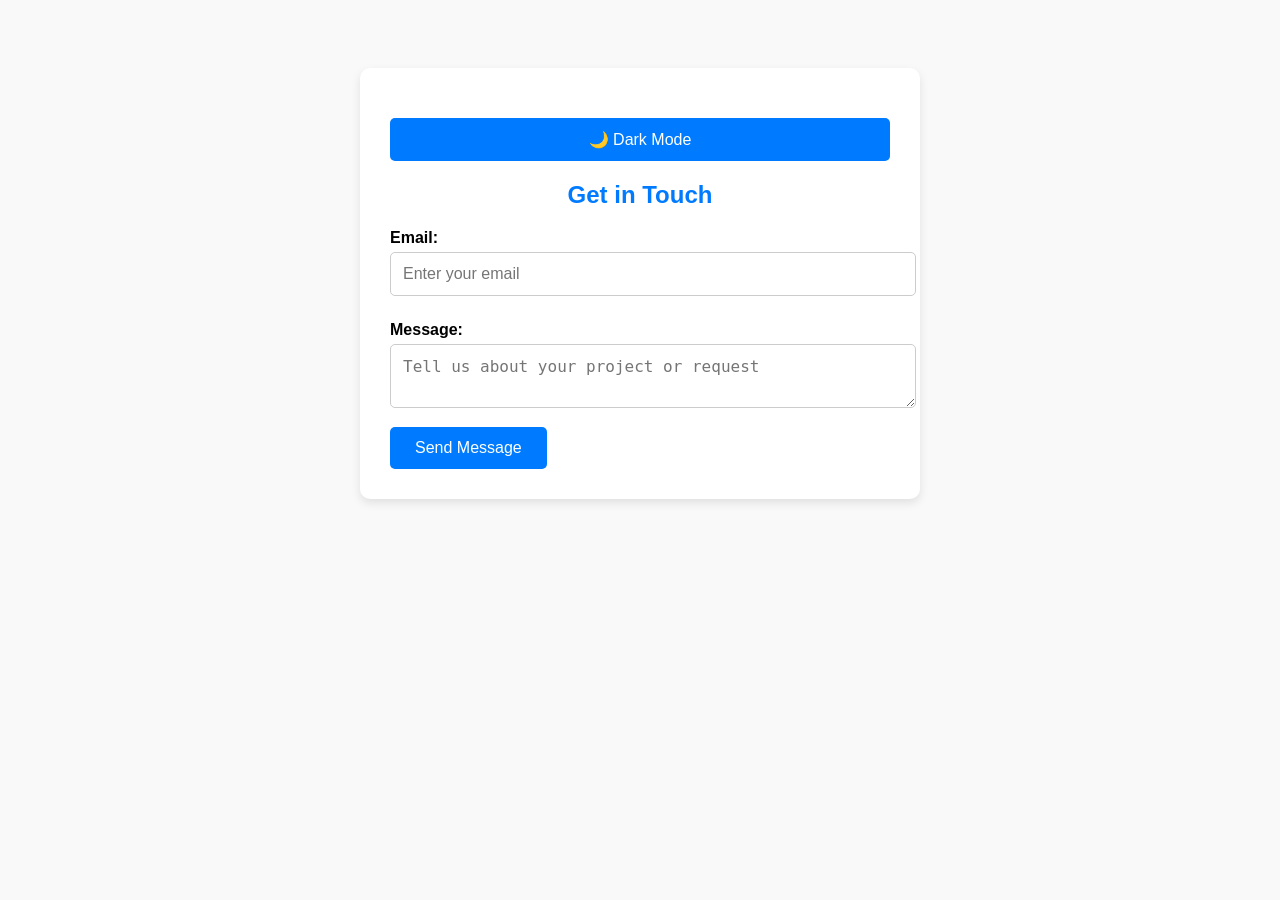
<file: Contact-Form.html>
<!DOCTYPE html>
<html lang="en">
<head>
  <meta charset="UTF-8" />
  <meta name="viewport" content="width=device-width, initial-scale=1.0" />
  <title>Contact Form</title>
  <style>
    /* Add the CSS from the previous response here */
    body {
      font-family: 'Segoe UI', sans-serif;
      background: #f9f9f9;
      padding: 20px;
      color: #333;
      transition: background 0.3s, color 0.3s;
    }

    .dark-mode {
      background: #121212;
      color: #eee;
    }

    .contact-form {
      max-width: 500px;
      margin: auto;
      background: #fff;
      padding: 30px;
      border-radius: 10px;
      box-shadow: 0 4px 10px rgba(0,0,0,0.1);
      margin-top: 40px;
      transition: all 0.3s ease;
    }

    .contact-form.dark-mode {
      background: #1e1e1e;
      color: #eee;
      box-shadow: 0 4px 10px rgba(0,0,0,0.3);
    }

    .contact-form h2 {
      text-align: center;
      margin-bottom: 20px;
      color: #007BFF;
    }

    .contact-form label {
      display: block;
      margin: 10px 0 5px;
      font-weight: bold;
      color: #000;
    }

    .contact-form input,
    .contact-form textarea {
      width: 100%;
      padding: 12px;
      margin-bottom: 15px;
      border: 1px solid #ccc;
      border-radius: 5px;
      font-size: 16px;
      transition: border-color 0.3s, box-shadow 0.3s;
    }

    .contact-form input:focus,
    .contact-form textarea:focus {
      border-color: #007BFF;
      box-shadow: 0 0 5px rgba(0,123,255,0.5);
      outline: none;
    }

    .contact-form button {
      padding: 12px 25px;
      background-color: #007BFF;
      color: white;
      border: none;
      font-size: 16px;
      border-radius: 5px;
      cursor: pointer;
      transition: background-color 0.3s, box-shadow 0.3s;
    }

    .contact-form button:hover {
      background-color: #0056b3;
      box-shadow: 0 4px 10px rgba(0,0,0,0.2);
    }

    .contact-form .success {
      margin-top: 20px;
      padding: 15px;
      border-radius: 5px;
      font-size: 16px;
      text-align: center;
      background-color: #d4edda;
      color: #155724;
      display: none;
      animation: fadeIn 0.5s ease-in-out;
    }

    .contact-form .error {
      margin-top: 20px;
      padding: 15px;
      border-radius: 5px;
      font-size: 16px;
      text-align: center;
      background-color: #f8d7da;
      color: #721c24;
      display: none;
      animation: fadeIn 0.5s ease-in-out;
    }

    .contact-form .hidden {
      display: none;
    }

    @keyframes fadeIn {
      from { opacity: 0; transform: translateY(-10px); }
      to { opacity: 1; transform: translateY(0); }
    }
  </style>
</head>
<body>

  <div class="contact-form" id="contactFormContainer">
    <h2>Get in Touch</h2>
    
    <form action="https://formspree.io/f/maqvqygy" method="POST" id="contactForm">
      <label for="email">Email:</label>
      <input type="email" id="email" name="email" required placeholder="Enter your email" />

      <label for="message">Message:</label>
      <textarea id="message" name="message" required placeholder="Tell us about your project or request"></textarea>

      <!-- reCAPTCHA V3 - invisible, handled by Formspree automatically -->
      <input type="hidden" name="_captcha" value="true" />

      <button type="submit">Send Message</button>
    </form>

    <div class="success" id="successMessage">Thank you! We'll get back to you soon.</div>
    <div class="error" id="errorMessage">Oops! Something went wrong. Please try again.</div>
  </div>

  <script>
    /* Add the JavaScript from the previous response here */
    const darkModeToggle = document.createElement("button");
    darkModeToggle.innerHTML = "🌙 Dark Mode";
    darkModeToggle.style.marginTop = "20px";
    darkModeToggle.style.width = "100%";
    darkModeToggle.style.padding = "12px";
    darkModeToggle.style.backgroundColor = "#007BFF";
    darkModeToggle.style.color = "white";
    darkModeToggle.style.border = "none";
    darkModeToggle.style.borderRadius = "5px";
    darkModeToggle.style.cursor = "pointer";
    darkModeToggle.style.fontSize = "16px";
    darkModeToggle.style.transition = "background-color 0.3s";

    darkModeToggle.addEventListener("click", () => {
      document.body.classList.toggle("dark-mode");
      document.getElementById("contactFormContainer").classList.toggle("dark-mode");
      darkModeToggle.textContent = document.body.classList.contains("dark-mode") ? "☀️ Light Mode" : "🌙 Dark Mode";
    });

    // Add dark mode toggle to the top of the form
    const formContainer = document.getElementById("contactFormContainer");
    formContainer.insertBefore(darkModeToggle, formContainer.firstChild);

    // Optional: Show success message and hide errors
    function showSuccess() {
      const successMessage = document.getElementById('successMessage');
      const errorMessage = document.getElementById('errorMessage');
      successMessage.classList.remove('hidden');
      errorMessage.classList.add('hidden');
    }

    function showError() {
      const successMessage = document.getElementById('successMessage');
      const errorMessage = document.getElementById('errorMessage');
      successMessage.classList.add('hidden');
      errorMessage.classList.remove('hidden');
    }

    // Handle form submission
    document.getElementById('contactForm').addEventListener('submit', function (event) {
      event.preventDefault(); // Prevent default form submission

      const email = this.email.value.trim();
      const message = this.message.value.trim();

      if (!email || !message) {
        showError();
        return;
      }

      // Show success message
      showSuccess();

      // Hide form after submission (optional)
      this.style.display = 'none';

      // Submit the form to Formspree
      this.submit();
    });

    // Optional: Auto-hide success message
    setTimeout(() => {
      const successMessage = document.getElementById('successMessage');
      if (successMessage.classList.contains('hidden') === false) {
        successMessage.classList.add('hidden');
      }
    }, 3000); // Hide after 3 seconds

    // Optional: Hide messages on page load
    document.addEventListener('DOMContentLoaded', () => {
      const successMessage = document.getElementById('successMessage');
      const errorMessage = document.getElementById('errorMessage');
      successMessage.classList.add('hidden');
      errorMessage.classList.add('hidden');
    });
  </script>

</body>
</html>
</file>
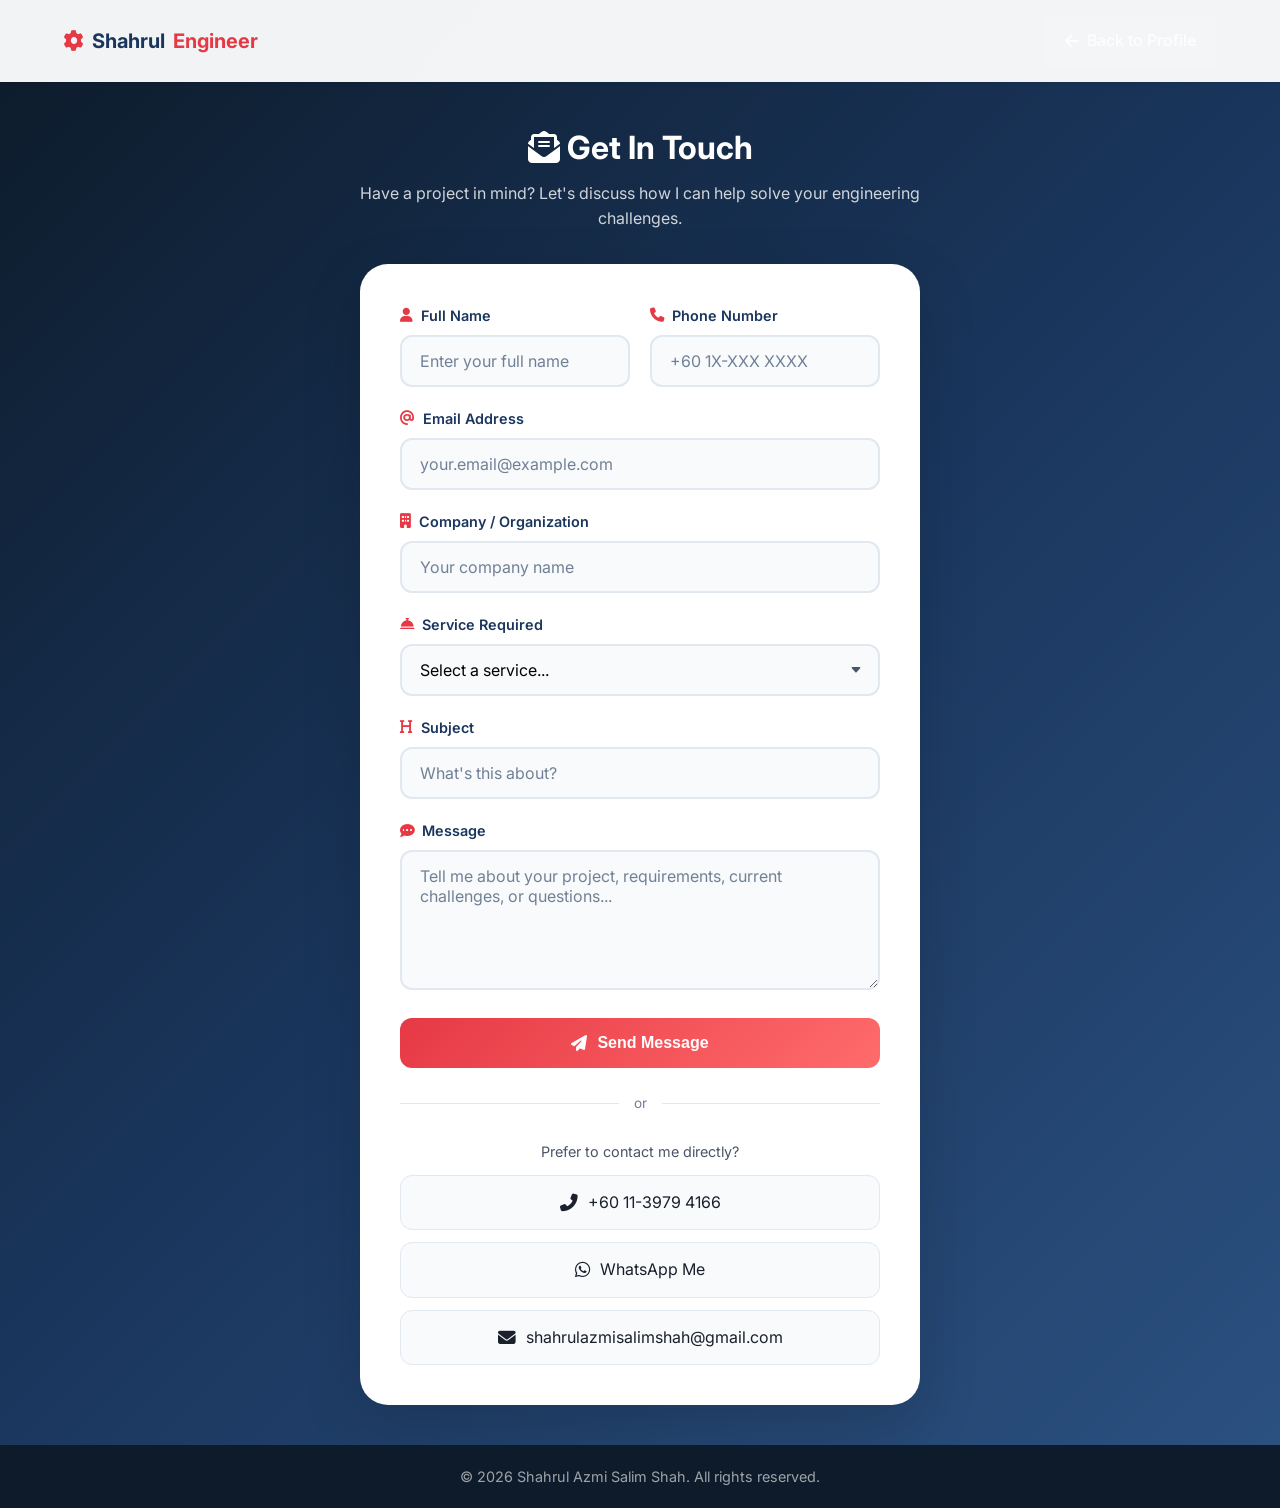
<file: contact.html>
<!DOCTYPE html>
<html lang="en">
<head>
  <meta charset="UTF-8">
  <meta name="viewport" content="width=device-width, initial-scale=1.0">
  <title>Contact | Shahrul Azmi Salim Shah - Mechanical Engineer</title>
  <meta name="description" content="Contact Shahrul Azmi Salim Shah for thermal deaerator repair, pressure vessel services, and AI predictive maintenance solutions.">
  <link rel="stylesheet" href="contact.css">
  <link href="https://fonts.googleapis.com/css2?family=Inter:opsz,wght@14..32,300;14..32,400;14..32,500;14..32,600;14..32,700&display=swap" rel="stylesheet">
  <link rel="stylesheet" href="https://cdnjs.cloudflare.com/ajax/libs/font-awesome/6.5.1/css/all.min.css">
  <link rel="icon" type="image/svg+xml" href="data:image/svg+xml,<svg xmlns='http://www.w3.org/2000/svg' viewBox='0 0 100 100'><text y='.9em' font-size='90'>⚙️</text></svg>">
</head>
<body>

<div class="contact-page">
  <!-- Navigation -->
  <nav class="contact-nav">
    <div class="container">
      <a href="index.html" class="nav-logo">
        <i class="fas fa-cog"></i> Shahrul<span>Engineer</span>
      </a>
      <a href="index.html" class="back-link">
        <i class="fas fa-arrow-left"></i> Back to Profile
      </a>
    </div>
  </nav>

  <!-- Main Content -->
  <main class="contact-main">
    <div class="contact-wrapper">
      <div class="form-header">
        <h1><i class="fas fa-envelope-open-text"></i> Get In Touch</h1>
        <p>Have a project in mind? Let's discuss how I can help solve your engineering challenges.</p>
      </div>

      <div class="contact-form">
        <form action="https://formspree.io/f/maqvqygy" method="POST" id="contactForm">
          <div class="form-row">
            <div class="form-group">
              <label for="name"><i class="fas fa-user"></i> Full Name</label>
              <input type="text" id="name" name="name" required placeholder="Enter your full name">
            </div>
            <div class="form-group">
              <label for="phone"><i class="fas fa-phone"></i> Phone Number</label>
              <input type="tel" id="phone" name="phone" placeholder="+60 1X-XXX XXXX">
            </div>
          </div>

          <div class="form-group">
            <label for="email"><i class="fas fa-at"></i> Email Address</label>
            <input type="email" id="email" name="email" required placeholder="your.email@example.com">
          </div>

          <div class="form-group">
            <label for="company"><i class="fas fa-building"></i> Company / Organization</label>
            <input type="text" id="company" name="company" placeholder="Your company name">
          </div>

          <div class="form-group">
            <label for="service"><i class="fas fa-concierge-bell"></i> Service Required</label>
            <select id="service" name="service" required>
              <option value="" disabled selected>Select a service...</option>
              <option value="deaerator">Thermal Deaerator Repair</option>
              <option value="pressure-vessel">Pressure Vessel Services</option>
              <option value="ai-predictive">AI Predictive Maintenance</option>
              <option value="safety-inspection">Safety & Inspection</option>
              <option value="documentation">Technical Documentation</option>
              <option value="consulting">General Consulting</option>
              <option value="other">Other</option>
            </select>
          </div>

          <div class="form-group">
            <label for="subject"><i class="fas fa-heading"></i> Subject</label>
            <input type="text" id="subject" name="subject" required placeholder="What's this about?">
          </div>

          <div class="form-group">
            <label for="message"><i class="fas fa-comment-dots"></i> Message</label>
            <textarea id="message" name="message" required placeholder="Tell me about your project, requirements, current challenges, or questions..."></textarea>
          </div>

          <input type="hidden" name="_captcha" value="true">
          
          <button type="submit" class="submit-btn" id="submitBtn">
            <i class="fas fa-paper-plane"></i> Send Message
          </button>

          <div class="form-message success" id="successMessage">
            <i class="fas fa-check-circle"></i> Thank you! Your message has been sent successfully. I'll get back to you within 24-48 hours.
          </div>
          <div class="form-message error" id="errorMessage">
            <i class="fas fa-exclamation-circle"></i> Oops! Something went wrong. Please try again or contact me directly.
          </div>
        </form>

        <div class="form-divider"><span>or</span></div>

        <div class="alternative-contact">
          <p>Prefer to contact me directly?</p>
          <div class="contact-options">
            <a href="tel:+601139794166" class="contact-option call">
              <i class="fas fa-phone-alt"></i>
              <span>+60 11-3979 4166</span>
            </a>
            <a href="https://wa.me/601139794166" class="contact-option whatsapp" target="_blank">
              <i class="fab fa-whatsapp"></i>
              <span>WhatsApp Me</span>
            </a>
            <a href="mailto:shahrulazmisalimshah@gmail.com" class="contact-option">
              <i class="fas fa-envelope"></i>
              <span>shahrulazmisalimshah@gmail.com</span>
            </a>
          </div>
        </div>
      </div>
    </div>
  </main>

  <!-- Footer -->
  <footer class="contact-footer">
    <div class="container">
      <p>&copy; <span id="year"></span> Shahrul Azmi Salim Shah. All rights reserved.</p>
    </div>
  </footer>
</div>

<script>
  document.getElementById('year').textContent = new Date().getFullYear();

  // Form submission with AJAX
  document.getElementById('contactForm').addEventListener('submit', function(e) {
    e.preventDefault();
    
    const btn = document.getElementById('submitBtn');
    const successMsg = document.getElementById('successMessage');
    const errorMsg = document.getElementById('errorMessage');
    
    // Show loading state
    btn.disabled = true;
    btn.innerHTML = '<i class="fas fa-spinner fa-spin"></i> Sending...';
    
    // Hide any existing messages
    successMsg.style.display = 'none';
    errorMsg.style.display = 'none';
    
    // Submit via fetch
    fetch(this.action, {
      method: 'POST',
      body: new FormData(this),
      headers: { 
        'Accept': 'application/json'
      }
    }).then(response => {
      if (response.ok) {
        // Show success message
        successMsg.style.display = 'block';
        errorMsg.style.display = 'none';
        
        // Reset form
        this.reset();
        
        // Hide success message after 8 seconds
        setTimeout(() => {
          successMsg.style.display = 'none';
        }, 8000);
      } else {
        // Show error message
        errorMsg.style.display = 'block';
        successMsg.style.display = 'none';
      }
    }).catch(() => {
      // Show error message on network failure
      errorMsg.style.display = 'block';
      successMsg.style.display = 'none';
    }).finally(() => {
      // Reset button state
      btn.disabled = false;
      btn.innerHTML = '<i class="fas fa-paper-plane"></i> Send Message';
    });
  });

  // Add smooth scroll for any anchor links
  document.querySelectorAll('a[href^="#"]').forEach(anchor => {
    anchor.addEventListener('click', function(e) {
      e.preventDefault();
      const target = document.querySelector(this.getAttribute('href'));
      if (target) {
        target.scrollIntoView({ behavior: 'smooth' });
      }
    });
  });
</script>

</body>
</html>
</file>
<file: style.css>
/* ============================================
   PROFESSIONAL ENGINEERING PORTFOLIO
   ============================================ */

:root {
  /* Primary Colors */
  --primary: #1a365d;
  --primary-light: #2c5282;
  --primary-dark: #0d1b2a;
  --primary-rgba: rgba(26, 54, 93, 0.1);
  
  /* Accent Colors */
  --accent: #e63946;
  --accent-light: #ff6b6b;
  --accent-dark: #c1121f;
  --accent-rgba: rgba(230, 57, 70, 0.1);
  
  /* Neutral Colors - Light Mode */
  --bg-light: #f8fafc;
  --bg-white: #ffffff;
  --bg-alt: #edf2f7;
  --text-dark: #1a202c;
  --text-muted: #4a5568;
  --text-light: #718096;
  --border: #e2e8f0;
  
  /* Functional */
  --success: #38a169;
  --shadow-sm: 0 1px 3px rgba(0,0,0,0.08);
  --shadow-md: 0 4px 12px rgba(0,0,0,0.1);
  --shadow-lg: 0 10px 30px rgba(0,0,0,0.12);
  --shadow-xl: 0 20px 60px rgba(0,0,0,0.15);
  --radius-sm: 6px;
  --radius-md: 12px;
  --radius-lg: 20px;
  --radius-xl: 28px;
  --radius-full: 50px;
  
  /* Transitions */
  --transition: all 0.3s ease;
  --transition-slow: all 0.5s ease;
}

/* Dark Mode Variables */
[data-theme="dark"] {
  --bg-light: #0d1117;
  --bg-white: #161b22;
  --bg-alt: #21262d;
  --text-dark: #f0f6fc;
  --text-muted: #8b949e;
  --text-light: #6e7681;
  --border: #30363d;
  --primary-rgba: rgba(56, 139, 253, 0.15);
  --shadow-sm: 0 1px 3px rgba(0,0,0,0.3);
  --shadow-md: 0 4px 12px rgba(0,0,0,0.4);
  --shadow-lg: 0 10px 30px rgba(0,0,0,0.5);
  --shadow-xl: 0 20px 60px rgba(0,0,0,0.6);
}

* {
  margin: 0;
  padding: 0;
  box-sizing: border-box;
}

html {
  scroll-behavior: smooth;
}

body {
  font-family: 'Inter', -apple-system, BlinkMacSystemFont, sans-serif;
  background-color: var(--bg-light);
  color: var(--text-dark);
  line-height: 1.6;
  font-size: 16px;
  overflow-x: hidden;
}

.container {
  max-width: 1200px;
  margin: 0 auto;
  padding: 0 24px;
}

/* ============================================
   TYPOGRAPHY
   ============================================ */
h1, h2, h3, h4 {
  font-weight: 700;
  line-height: 1.3;
  color: var(--primary-dark);
}

h1 {
  font-size: 3rem;
  letter-spacing: -0.03em;
  margin-bottom: 1rem;
}

h2 {
  font-size: 2rem;
  margin-bottom: 1rem;
}

h3 {
  font-size: 1.25rem;
  margin-bottom: 0.75rem;
}

h4 {
  font-size: 1.1rem;
  margin-bottom: 0.75rem;
}

p {
  color: var(--text-muted);
  margin-bottom: 1rem;
}

a {
  text-decoration: none;
  transition: var(--transition);
}

/* Section Header */
.section-header {
  text-align: center;
  margin-bottom: 3rem;
  max-width: 700px;
  margin-left: auto;
  margin-right: auto;
}

.section-tag {
  display: inline-block;
  background: linear-gradient(135deg, var(--primary), var(--primary-light));
  color: white;
  font-size: 0.75rem;
  font-weight: 600;
  text-transform: uppercase;
  letter-spacing: 0.1em;
  padding: 6px 16px;
  border-radius: var(--radius-full);
  margin-bottom: 1rem;
}

.section-header h2 {
  border: none;
  padding: 0;
}

.section-desc {
  font-size: 1.1rem;
  color: var(--text-muted);
  margin-top: 0.5rem;
}

/* ============================================
   NAVIGATION
   ============================================ */
.navbar {
  position: fixed;
  top: 0;
  left: 0;
  right: 0;
  z-index: 1000;
  background: rgba(255, 255, 255, 0.95);
  backdrop-filter: blur(10px);
  box-shadow: var(--shadow-sm);
  transition: var(--transition);
}

.navbar.scrolled {
  box-shadow: var(--shadow-md);
}

.nav-container {
  display: flex;
  align-items: center;
  justify-content: space-between;
  height: 70px;
}

.nav-logo {
  display: flex;
  align-items: center;
  gap: 8px;
  font-size: 1.25rem;
  font-weight: 700;
  color: var(--primary);
}

.nav-logo i {
  color: var(--accent);
}

.nav-logo span {
  color: var(--accent);
}

.nav-menu {
  display: flex;
  align-items: center;
  gap: 8px;
  list-style: none;
}

.nav-link {
  display: block;
  padding: 10px 16px;
  color: var(--text-muted);
  font-weight: 500;
  font-size: 0.95rem;
  border-radius: var(--radius-md);
  transition: var(--transition);
}

.nav-link:hover,
.nav-link.active {
  color: var(--primary);
  background: var(--primary-rgba);
}

.nav-cta {
  background: var(--accent);
  color: white !important;
  margin-left: 8px;
}

.nav-cta:hover {
  background: var(--accent-dark);
}

.nav-toggle {
  display: none;
  flex-direction: column;
  gap: 5px;
  background: none;
  border: none;
  cursor: pointer;
  padding: 8px;
}

.nav-toggle span {
  width: 25px;
  height: 2px;
  background: var(--primary);
  transition: var(--transition);
}

/* Theme Toggle */
.theme-toggle {
  background: var(--bg-white);
  border: 1px solid var(--border);
  border-radius: 50%;
  width: 40px;
  height: 40px;
  display: flex;
  align-items: center;
  justify-content: center;
  cursor: pointer;
  transition: var(--transition);
  color: var(--text-dark);
  margin-right: 12px;
}

.theme-toggle:hover {
  background: var(--primary);
  color: white;
  border-color: var(--primary);
}

[data-theme="dark"] .theme-toggle {
  background: var(--bg-alt);
  color: var(--text-dark);
}

[data-theme="dark"] .theme-toggle:hover {
  background: var(--accent);
  color: white;
}

/* ============================================
   BADGES & TAGS
   ============================================ */
.badge {
  display: inline-flex;
  align-items: center;
  gap: 6px;
  background: var(--bg-white);
  color: var(--text-muted);
  font-size: 0.85rem;
  font-weight: 500;
  padding: 8px 16px;
  border-radius: var(--radius-full);
  margin-right: 8px;
  margin-bottom: 8px;
  box-shadow: var(--shadow-sm);
  border: 1px solid var(--border);
}

.badge i {
  font-size: 0.9rem;
  color: var(--primary);
}

.badge-accent {
  background: linear-gradient(135deg, var(--accent), var(--accent-light));
  color: white;
  border: none;
}

.badge-accent i {
  color: white;
}

/* ============================================
   BUTTONS
   ============================================ */
.btn {
  display: inline-flex;
  align-items: center;
  justify-content: center;
  gap: 8px;
  padding: 14px 28px;
  border-radius: var(--radius-full);
  font-weight: 600;
  font-size: 0.95rem;
  transition: var(--transition);
  border: 2px solid transparent;
  cursor: pointer;
}

.btn-primary {
  background: linear-gradient(135deg, var(--accent), var(--accent-light));
  color: white;
  box-shadow: 0 4px 15px rgba(230, 57, 70, 0.3);
}

.btn-primary:hover {
  transform: translateY(-2px);
  box-shadow: 0 8px 25px rgba(230, 57, 70, 0.4);
}

.btn-outline {
  background: transparent;
  border: 2px solid var(--primary);
  color: var(--primary);
}

.btn-outline:hover {
  background: var(--primary);
  color: white;
}

.btn-light {
  background: white;
  color: var(--primary);
  box-shadow: var(--shadow-md);
}

.btn-light:hover {
  transform: translateY(-2px);
  box-shadow: var(--shadow-lg);
}

.btn-outline-light {
  background: transparent;
  border: 2px solid white;
  color: white;
}

.btn-outline-light:hover {
  background: white;
  color: var(--primary);
}

.btn-sm {
  padding: 10px 20px;
  font-size: 0.9rem;
}

/* ============================================
   HERO SECTION
   ============================================ */
.hero {
  position: relative;
  padding: 140px 0 100px;
  background: linear-gradient(135deg, #0d1b2a 0%, #1a365d 50%, #2c5282 100%);
  overflow: hidden;
  min-height: 100vh;
  display: flex;
  align-items: center;
}

.hero-bg-pattern {
  position: absolute;
  top: 0;
  left: 0;
  right: 0;
  bottom: 0;
  background-image: 
    radial-gradient(circle at 20% 80%, rgba(230, 57, 70, 0.15) 0%, transparent 50%),
    radial-gradient(circle at 80% 20%, rgba(255, 255, 255, 0.05) 0%, transparent 40%);
  pointer-events: none;
}

.hero-bg-shapes {
  position: absolute;
  top: 0;
  left: 0;
  right: 0;
  bottom: 0;
  overflow: hidden;
  pointer-events: none;
}

.shape {
  position: absolute;
  border-radius: 50%;
  opacity: 0.1;
}

.shape-1 {
  width: 400px;
  height: 400px;
  background: var(--accent);
  top: -100px;
  right: -100px;
}

.shape-2 {
  width: 300px;
  height: 300px;
  background: white;
  bottom: -50px;
  left: -50px;
}

.shape-3 {
  width: 200px;
  height: 200px;
  background: var(--accent-light);
  top: 40%;
  left: 30%;
}

.hero-grid {
  display: grid;
  grid-template-columns: 1.2fr 0.8fr;
  gap: 4rem;
  align-items: center;
  position: relative;
  z-index: 1;
}

.hero-content {
  color: white;
}

.hero-content h1 {
  color: white;
  font-size: 3.5rem;
  margin-bottom: 1.5rem;
}

.hero-content .subhead {
  font-size: 1.15rem;
  color: rgba(255, 255, 255, 0.85);
  border-left: none;
  padding-left: 0;
  background: transparent;
  margin-bottom: 2rem;
  line-height: 1.7;
}

.highlight-icon {
  color: var(--accent-light);
  margin-right: 8px;
}

.highlight {
  color: var(--accent-light);
  font-weight: 700;
}

.badge-group {
  margin-bottom: 1.5rem;
}

.badge-group .badge {
  background: rgba(255, 255, 255, 0.1);
  border: 1px solid rgba(255, 255, 255, 0.2);
  color: white;
}

.badge-group .badge i {
  color: var(--accent-light);
}

.hero-buttons {
  display: flex;
  gap: 16px;
  flex-wrap: wrap;
  margin-bottom: 2.5rem;
}

.hero-stats {
  display: flex;
  gap: 2.5rem;
  padding-top: 1.5rem;
  border-top: 1px solid rgba(255, 255, 255, 0.15);
}

.stat-item {
  text-align: left;
}

.stat-number {
  display: block;
  font-size: 2rem;
  font-weight: 800;
  color: var(--accent-light);
  line-height: 1;
}

.stat-label {
  font-size: 0.85rem;
  color: rgba(255, 255, 255, 0.7);
  margin-top: 4px;
}

/* Hero Photo */
.hero-photo {
  display: flex;
  flex-direction: column;
  align-items: center;
}

.photo-wrapper {
  position: relative;
  width: 200px;
  height: 300px;
}

.photo-img {
  width: 100%;
  height: 100%;
  border-radius: var(--radius-xl);
  overflow: hidden;
  box-shadow: 0 20px 40px rgba(0, 0, 0, 0.3);
  border: 1px solid rgba(255, 255, 255, 0.1);
  background: linear-gradient(135deg, #2c5282, #1a365d);
}

.photo-img img {
  width: 100%;
  height: 100%;
  object-fit: cover;
  object-position: center top;
}

.photo-placeholder {
  width: 100%;
  height: 100%;
  background: linear-gradient(135deg, #2c5282, #1a365d);
  border-radius: var(--radius-xl);
  display: flex;
  align-items: center;
  justify-content: center;
  font-size: 5rem;
  color: rgba(255, 255, 255, 0.3);
  box-shadow: 0 20px 40px rgba(0, 0, 0, 0.3);
  border: 1px solid rgba(255, 255, 255, 0.1);
}

.photo-accent {
  position: absolute;
  top: -15px;
  right: -15px;
  width: 100px;
  height: 100px;
  background: var(--accent);
  border-radius: 50%;
  opacity: 0.5;
}

.photo-caption {
  color: rgba(255, 255, 255, 0.6);
  font-size: 0.85rem;
  margin-top: 1rem;
}

/* Hero Scroll */
.hero-scroll {
  position: absolute;
  bottom: 30px;
  left: 50%;
  transform: translateX(-50%);
}

.hero-scroll a {
  color: rgba(255, 255, 255, 0.5);
  font-size: 1.5rem;
  animation: bounce 2s infinite;
}

@keyframes bounce {
  0%, 20%, 50%, 80%, 100% { transform: translateY(0); }
  40% { transform: translateY(-10px); }
  60% { transform: translateY(-5px); }
}

/* ============================================
   SECTIONS
   ============================================ */
section {
  padding: 80px 0;
}

.section-light {
  background: var(--bg-white);
}

.section-alt {
  background: var(--bg-light);
}

.lead-text {
  font-size: 1.1rem;
  color: var(--text-dark);
  margin-bottom: 1.5rem;
}

/* ============================================
   SERVICES SECTION
   ============================================ */
.services-grid {
  display: grid;
  grid-template-columns: repeat(auto-fit, minmax(340px, 1fr));
  gap: 24px;
}

.service-card {
  background: var(--bg-white);
  padding: 2rem;
  border-radius: var(--radius-lg);
  box-shadow: var(--shadow-md);
  transition: var(--transition);
  border: 1px solid var(--border);
  position: relative;
  overflow: hidden;
}

.service-card::before {
  content: '';
  position: absolute;
  top: 0;
  left: 0;
  right: 0;
  height: 4px;
  background: linear-gradient(90deg, var(--primary), var(--accent));
}

.service-card:hover {
  transform: translateY(-5px);
  box-shadow: var(--shadow-xl);
}

.service-icon {
  width: 60px;
  height: 60px;
  background: linear-gradient(135deg, var(--primary), var(--primary-light));
  border-radius: var(--radius-md);
  display: flex;
  align-items: center;
  justify-content: center;
  font-size: 1.75rem;
  color: white;
  margin-bottom: 1.25rem;
}

.service-card h3 {
  color: var(--primary-dark);
  margin-bottom: 0.75rem;
}

.service-card > p {
  font-size: 0.95rem;
  line-height: 1.7;
  margin-bottom: 1.25rem;
}

.service-features {
  list-style: none;
  margin-top: 1rem;
}

.service-features li {
  padding: 0.5rem 0;
  color: var(--text-muted);
  display: flex;
  align-items: center;
  gap: 10px;
}

.service-features li i {
  color: var(--success);
  font-size: 0.85rem;
}

/* ============================================
   STATS BANNER
   ============================================ */
.stats-banner {
  background: linear-gradient(135deg, var(--primary-dark), var(--primary));
  padding: 50px 0;
}

.stats-grid {
  display: grid;
  grid-template-columns: repeat(4, 1fr);
  gap: 2rem;
}

.stat-banner-item {
  display: flex;
  align-items: center;
  gap: 16px;
}

.stat-banner-item i {
  font-size: 2.5rem;
  color: var(--accent-light);
}

.stat-banner-content {
  display: flex;
  flex-direction: column;
}

.stat-banner-number {
  font-size: 2rem;
  font-weight: 800;
  color: white;
}

.stat-banner-label {
  font-size: 0.85rem;
  color: rgba(255, 255, 255, 0.7);
}

/* ============================================
   LAYOUT
   ============================================ */
.two-columns {
  display: grid;
  grid-template-columns: 2fr 1fr;
  gap: 3rem;
  align-items: start;
}

.col-main, .col-sidebar {
  min-width: 0;
}

/* Check List */
.check-list {
  list-style: none;
  margin-top: 1.5rem;
}

.check-list li {
  margin-bottom: 1rem;
  padding-left: 2rem;
  position: relative;
  color: var(--text-muted);
}

.check-list li::before {
  content: "\f00c";
  font-family: "Font Awesome 6 Free";
  font-weight: 900;
  position: absolute;
  left: 0;
  color: var(--success);
}

/* CTA Box */
.cta-box {
  margin-top: 2rem;
}

/* ============================================
   CARDS
   ============================================ */
.skills-grid {
  display: grid;
  grid-template-columns: repeat(auto-fit, minmax(320px, 1fr));
  gap: 24px;
}

.skill-card {
  background: var(--bg-white);
  padding: 2rem;
  border-radius: var(--radius-lg);
  box-shadow: var(--shadow-md);
  transition: var(--transition);
  border: 1px solid var(--border);
  position: relative;
}

.skill-card::before {
  content: '';
  position: absolute;
  top: 0;
  left: 0;
  right: 0;
  height: 4px;
  background: linear-gradient(90deg, var(--primary), var(--primary-light));
}

.skill-card:hover {
  transform: translateY(-5px);
  box-shadow: var(--shadow-lg);
}

.card-icon {
  width: 50px;
  height: 50px;
  background: linear-gradient(135deg, var(--primary), var(--primary-light));
  border-radius: var(--radius-md);
  display: flex;
  align-items: center;
  justify-content: center;
  font-size: 1.5rem;
  color: white;
  margin-bottom: 1.25rem;
}

.skill-card h3 {
  color: var(--primary-dark);
  margin-bottom: 0.75rem;
}

.skill-card p {
  font-size: 0.95rem;
  line-height: 1.7;
}

.card-footer {
  margin-top: 1.5rem;
  padding-top: 1rem;
  border-top: 1px solid var(--border);
}

.card-tag {
  display: inline-block;
  background: var(--bg-light);
  color: var(--text-muted);
  font-size: 0.75rem;
  font-weight: 500;
  padding: 4px 12px;
  border-radius: var(--radius-full);
  margin-right: 6px;
  margin-bottom: 4px;
}

/* Result Card */
.result-card {
  background: linear-gradient(135deg, #f0fff4, #c6f6d5);
  border-radius: var(--radius-lg);
  padding: 2rem;
  border: 1px solid #9ae6b4;
}

.result-icon {
  font-size: 2.5rem;
  color: var(--success);
  margin-bottom: 1rem;
}

.result-title {
  font-size: 1.25rem;
  font-weight: 700;
  color: var(--primary-dark);
  margin-bottom: 1rem;
}

.result-list {
  list-style: none;
}

.result-list li {
  padding: 0.75rem 0;
  border-bottom: 1px solid rgba(56, 161, 105, 0.2);
  color: var(--text-muted);
}

.result-list li:last-child {
  border-bottom: none;
}

.result-list li i {
  color: var(--success);
  margin-right: 8px;
}

.result-list strong {
  color: var(--primary-dark);
}

/* ============================================
   PROJECTS SECTION
   ============================================ */
.projects-grid {
  display: grid;
  grid-template-columns: repeat(auto-fit, minmax(340px, 1fr));
  gap: 24px;
}

.project-card {
  background: var(--bg-white);
  border-radius: var(--radius-lg);
  box-shadow: var(--shadow-md);
  overflow: hidden;
  transition: var(--transition);
  border: 1px solid var(--border);
}

.project-card:hover {
  transform: translateY(-5px);
  box-shadow: var(--shadow-xl);
}

.project-image {
  height: 180px;
  background: linear-gradient(135deg, var(--primary), var(--primary-light));
  display: flex;
  align-items: center;
  justify-content: center;
}

.project-image i {
  font-size: 3.5rem;
  color: rgba(255, 255, 255, 0.3);
}

.project-content {
  padding: 1.5rem;
}

.project-category {
  display: inline-block;
  background: var(--accent-rgba);
  color: var(--accent);
  font-size: 0.75rem;
  font-weight: 600;
  text-transform: uppercase;
  padding: 4px 12px;
  border-radius: var(--radius-full);
  margin-bottom: 0.75rem;
}

.project-card h3 {
  color: var(--primary-dark);
  margin-bottom: 0.5rem;
}

.project-card p {
  font-size: 0.9rem;
  margin-bottom: 1rem;
}

.project-tags {
  display: flex;
  gap: 8px;
  flex-wrap: wrap;
}

.project-tags span {
  background: var(--bg-light);
  color: var(--text-muted);
  font-size: 0.75rem;
  padding: 4px 10px;
  border-radius: var(--radius-full);
}

/* ============================================
   TESTIMONIALS
   ============================================ */
.testimonials-grid {
  display: grid;
  grid-template-columns: repeat(auto-fit, minmax(320px, 1fr));
  gap: 24px;
}

.testimonial-card {
  background: var(--bg-white);
  padding: 2rem;
  border-radius: var(--radius-lg);
  box-shadow: var(--shadow-md);
  border: 1px solid var(--border);
  position: relative;
}

.testimonial-quote-icon {
  font-size: 2.5rem;
  color: var(--accent);
  opacity: 0.2;
  margin-bottom: 1rem;
}

.testimonial-text {
  font-size: 1rem;
  color: var(--text-muted);
  line-height: 1.8;
  font-style: italic;
  margin-bottom: 1.5rem;
}

.testimonial-author {
  display: flex;
  align-items: center;
  gap: 12px;
  padding-top: 1rem;
  border-top: 1px solid var(--border);
}

.testimonial-avatar {
  width: 50px;
  height: 50px;
  background: linear-gradient(135deg, var(--primary), var(--primary-light));
  border-radius: 50%;
  display: flex;
  align-items: center;
  justify-content: center;
  color: white;
  font-weight: 700;
  font-size: 1rem;
}

.testimonial-info {
  flex: 1;
}

.testimonial-name {
  font-weight: 600;
  color: var(--text-dark);
  margin: 0;
}

.testimonial-role {
  font-size: 0.85rem;
  color: var(--text-muted);
  margin: 0;
}

/* ============================================
   FAQ SECTION
   ============================================ */
.faq-grid {
  max-width: 800px;
  margin: 0 auto;
  display: flex;
  flex-direction: column;
  gap: 16px;
}

.faq-item {
  background: var(--bg-white);
  border-radius: var(--radius-md);
  box-shadow: var(--shadow-sm);
  border: 1px solid var(--border);
  overflow: hidden;
}

.faq-question {
  width: 100%;
  display: flex;
  align-items: center;
  justify-content: space-between;
  padding: 1.25rem 1.5rem;
  background: none;
  border: none;
  cursor: pointer;
  text-align: left;
  font-size: 1rem;
  font-weight: 600;
  color: var(--text-dark);
  transition: var(--transition);
}

.faq-question:hover {
  background: var(--bg-light);
}

.faq-question i {
  color: var(--accent);
  transition: var(--transition);
}

.faq-item.active .faq-question i {
  transform: rotate(180deg);
}

.faq-answer {
  max-height: 0;
  overflow: hidden;
  transition: max-height 0.3s ease;
}

.faq-item.active .faq-answer {
  max-height: 500px;
}

.faq-answer p {
  padding: 0 1.5rem 1.25rem;
  font-size: 0.95rem;
  line-height: 1.7;
}

/* ============================================
   CONTACT SECTION
   ============================================ */
.contact-section {
  padding: 80px 0;
}

.contact-box {
  background: linear-gradient(135deg, var(--primary-dark), var(--primary));
  border-radius: var(--radius-xl);
  padding: 4rem;
  text-align: center;
  position: relative;
  overflow: hidden;
}

.contact-decoration {
  position: absolute;
  top: -50%;
  right: -20%;
  width: 400px;
  height: 400px;
  background: radial-gradient(circle, rgba(230, 57, 70, 0.2) 0%, transparent 70%);
  pointer-events: none;
}

.contact-title {
  color: white;
  font-size: 2rem;
  margin-bottom: 1rem;
  border: none;
  padding: 0;
}

.contact-title i {
  color: var(--accent-light);
  margin-right: 10px;
}

.contact-subtitle {
  font-size: 1.15rem;
  color: rgba(255, 255, 255, 0.8);
  margin-bottom: 2rem;
}

.contact-details-grid {
  display: grid;
  grid-template-columns: repeat(3, 1fr);
  gap: 2rem;
  margin-bottom: 2rem;
}

.contact-detail-item {
  display: flex;
  align-items: center;
  gap: 16px;
  text-align: left;
}

.contact-detail-icon {
  width: 50px;
  height: 50px;
  background: rgba(255, 255, 255, 0.1);
  border-radius: 50%;
  display: flex;
  align-items: center;
  justify-content: center;
}

.contact-detail-icon i {
  font-size: 1.25rem;
  color: var(--accent-light);
}

.contact-detail-content {
  display: flex;
  flex-direction: column;
}

.contact-detail-label {
  font-size: 0.75rem;
  color: rgba(255, 255, 255, 0.6);
  text-transform: uppercase;
  letter-spacing: 0.05em;
}

.contact-detail-content a,
.contact-detail-content span {
  color: white;
  font-weight: 600;
  font-size: 1rem;
}

.contact-buttons {
  display: flex;
  gap: 16px;
  justify-content: center;
  flex-wrap: wrap;
  margin-bottom: 2rem;
}

.contact-location {
  color: rgba(255, 255, 255, 0.7);
  font-size: 0.95rem;
}

.contact-location i {
  color: var(--accent-light);
  margin-right: 8px;
}

/* ============================================
   FOOTER
   ============================================ */
footer {
  background: var(--primary-dark);
  color: rgba(255, 255, 255, 0.7);
  padding: 60px 0 30px;
}

.footer-grid {
  display: grid;
  grid-template-columns: 2fr 1fr 1fr 1fr;
  gap: 3rem;
  margin-bottom: 3rem;
}

.footer-logo {
  font-size: 1.5rem;
  font-weight: 700;
  color: white;
  margin-bottom: 1rem;
}

.footer-logo i {
  color: var(--accent);
  margin-right: 8px;
}

.footer-logo span {
  color: var(--accent);
}

.footer-about p {
  color: rgba(255, 255, 255, 0.6);
  margin-bottom: 1.5rem;
  line-height: 1.7;
}

.footer-social {
  display: flex;
  gap: 12px;
}

.footer-social a {
  width: 40px;
  height: 40px;
  background: rgba(255, 255, 255, 0.1);
  border-radius: 50%;
  display: flex;
  align-items: center;
  justify-content: center;
  color: white;
  transition: var(--transition);
}

.footer-social a:hover {
  background: var(--accent);
  transform: translateY(-3px);
}

.footer-links h4,
.footer-services h4,
.footer-contact h4 {
  color: white;
  font-size: 1rem;
  margin-bottom: 1.25rem;
}

.footer-links ul,
.footer-services ul,
.footer-contact ul {
  list-style: none;
}

.footer-links li,
.footer-services li,
.footer-contact li {
  margin-bottom: 0.75rem;
}

.footer-links a,
.footer-services a {
  color: rgba(255, 255, 255, 0.6);
  transition: var(--transition);
}

.footer-links a:hover,
.footer-services a:hover {
  color: var(--accent-light);
  padding-left: 5px;
}

.footer-contact li {
  display: flex;
  align-items: center;
  gap: 10px;
  color: rgba(255, 255, 255, 0.6);
}

.footer-contact li i {
  color: var(--accent-light);
  width: 20px;
}

.footer-bottom {
  padding-top: 2rem;
  border-top: 1px solid rgba(255, 255, 255, 0.1);
  text-align: center;
}

.footer-bottom p {
  color: rgba(255, 255, 255, 0.5);
  margin-bottom: 0.5rem;
}

.footer-credentials {
  font-size: 0.85rem;
  color: var(--accent-light);
}

/* ============================================
   CASE STUDIES
   ============================================ */
.case-study {
  background: var(--bg-white);
  border-radius: var(--radius-xl);
  box-shadow: var(--shadow-md);
  margin-bottom: 2rem;
  overflow: hidden;
  border: 1px solid var(--border);
}

.case-study-alt {
  background: var(--bg-light);
}

.case-study-header {
  display: flex;
  align-items: flex-start;
  gap: 1.5rem;
  padding: 2rem;
  background: linear-gradient(135deg, var(--primary), var(--primary-light));
  color: white;
}

.case-study-alt .case-study-header {
  background: linear-gradient(135deg, var(--primary-dark), var(--primary));
}

.case-study-number {
  font-size: 2.5rem;
  font-weight: 800;
  opacity: 0.3;
  line-height: 1;
}

.case-study-title-wrap {
  flex: 1;
}

.case-study-category {
  display: inline-flex;
  align-items: center;
  gap: 8px;
  background: rgba(255, 255, 255, 0.2);
  padding: 6px 14px;
  border-radius: var(--radius-full);
  font-size: 0.8rem;
  font-weight: 500;
  margin-bottom: 0.75rem;
}

.case-study-header h3 {
  color: white;
  font-size: 1.4rem;
  margin: 0;
  line-height: 1.4;
}

.case-study-content {
  padding: 2rem;
}

.case-study-grid {
  display: grid;
  grid-template-columns: 2fr 1fr;
  gap: 2rem;
  align-items: start;
}

.case-study-main h4 {
  display: flex;
  align-items: center;
  gap: 10px;
  color: var(--primary);
  font-size: 1.1rem;
  margin-bottom: 1rem;
  margin-top: 1.5rem;
}

.case-study-main h4:first-child {
  margin-top: 0;
}

.case-study-main h4 i {
  color: var(--accent);
}

.case-study-main p {
  line-height: 1.8;
  margin-bottom: 1rem;
}

.case-study-list {
  list-style: none;
  margin: 1rem 0;
}

.case-study-list li {
  position: relative;
  padding: 0.6rem 0 0.6rem 1.75rem;
  color: var(--text-muted);
  border-bottom: 1px solid var(--border);
}

.case-study-list li:last-child {
  border-bottom: none;
}

.case-study-list li::before {
  content: "\f058";
  font-family: "Font Awesome 6 Free";
  font-weight: 900;
  position: absolute;
  left: 0;
  color: var(--success);
  font-size: 0.9rem;
}

.case-study-stats {
  background: var(--bg-white);
  border-radius: var(--radius-lg);
  padding: 1.5rem;
  border: 1px solid var(--border);
}

.case-study-stats h5 {
  display: flex;
  align-items: center;
  gap: 10px;
  color: var(--primary);
  font-size: 1rem;
  margin-bottom: 1.25rem;
  padding-bottom: 0.75rem;
  border-bottom: 1px solid var(--border);
}

.case-study-stats h5 i {
  color: var(--accent);
}

.case-stat {
  display: flex;
  justify-content: space-between;
  align-items: center;
  padding: 0.75rem 0;
  border-bottom: 1px solid var(--border);
}

.case-stat:last-child {
  border-bottom: none;
}

.case-stat-value {
  font-size: 1.25rem;
  font-weight: 700;
  color: var(--primary);
}

.case-stat-label {
  font-size: 0.85rem;
  color: var(--text-muted);
}

.case-study-meta {
  margin-top: 1.5rem;
  padding: 1.25rem;
  background: var(--bg-white);
  border-radius: var(--radius-md);
  border: 1px solid var(--border);
}

.case-study-meta .meta-item {
  display: flex;
  align-items: center;
  gap: 10px;
  padding: 0.5rem 0;
  color: var(--text-muted);
  font-size: 0.9rem;
}

.case-study-meta .meta-item i {
  color: var(--accent);
  width: 18px;
}

/* ============================================
   RESPONSIVE
   ============================================ */
@media (max-width: 992px) {
  .hero-grid {
    grid-template-columns: 1fr;
    text-align: center;
    gap: 2rem;
  }
  
  .hero-content h1 {
    font-size: 2.5rem;
  }
  
  .hero-buttons {
    justify-content: center;
  }
  
  .hero-stats {
    justify-content: center;
  }
  
  .hero-photo {
    order: -1;
  }
  
  .two-columns {
    grid-template-columns: 1fr;
  }
  
  .contact-box {
    padding: 2.5rem 1.5rem;
  }
  
  .contact-details-grid {
    grid-template-columns: 1fr;
    gap: 1.5rem;
  }
  
  .footer-grid {
    grid-template-columns: 1fr 1fr;
    gap: 2rem;
  }
  
  .stats-grid {
    grid-template-columns: repeat(2, 1fr);
  }
  
  .case-study-grid {
    grid-template-columns: 1fr;
  }
  
  .case-study-stats {
    order: -1;
  }
}

@media (max-width: 768px) {
  h1 {
    font-size: 2rem;
  }
  
  h2 {
    font-size: 1.5rem;
  }
  
  .nav-toggle {
    display: flex;
  }
  
  .nav-menu {
    position: fixed;
    top: 70px;
    left: 0;
    right: 0;
    background: white;
    flex-direction: column;
    padding: 1rem;
    box-shadow: var(--shadow-md);
    transform: translateY(-100%);
    opacity: 0;
    visibility: hidden;
    transition: var(--transition);
  }
  
  .nav-menu.active {
    transform: translateY(0);
    opacity: 1;
    visibility: visible;
  }
  
  .nav-link {
    width: 100%;
    text-align: center;
  }
  
  .nav-cta {
    margin: 8px 0;
  }
  
  .hero {
    padding: 120px 0 80px;
  }
  
  .hero-content h1 {
    font-size: 2rem;
  }
  
  .hero-stats {
    flex-direction: column;
    gap: 1rem;
    align-items: center;
  }
  
  .services-grid,
  .skills-grid,
  .projects-grid,
  .testimonials-grid {
    grid-template-columns: 1fr;
  }
  
  .faq-grid {
    padding: 0 1rem;
  }
  
  .footer-grid {
    grid-template-columns: 1fr;
  }
  
  .stats-grid {
    grid-template-columns: 1fr;
    gap: 1.5rem;
  }
  
  .case-study-header {
    flex-direction: column;
    gap: 1rem;
    padding: 1.5rem;
  }
  
  .case-study-number {
    font-size: 2rem;
  }
  
  .case-study-header h3 {
    font-size: 1.2rem;
  }
  
  .case-study-content {
    padding: 1.5rem;
  }
  
  .case-study-stats {
    padding: 1rem;
  }
  
  .case-stat {
    flex-direction: column;
    align-items: flex-start;
    gap: 4px;
  }
}

@media (max-width: 480px) {
  .container {
    padding: 0 16px;
  }
  
  .btn {
    width: 100%;
    justify-content: center;
  }
  
  .hero-buttons {
    flex-direction: column;
    width: 100%;
  }
  
  .photo-placeholder {
    width: 200px;
    height: 200px;
    font-size: 3rem;
  }
  
  .badge-group .badge {
    width: 100%;
    justify-content: center;
  }
  
  section {
    padding: 60px 0;
  }
}
</file>
<file: contact.css>
/* ============================================
   CONTACT PAGE STYLES
   ============================================ */

:root {
  --primary: #1a365d;
  --primary-light: #2c5282;
  --primary-dark: #0d1b2a;
  --accent: #e63946;
  --accent-light: #ff6b6b;
  --accent-dark: #c1121f;
  --bg-light: #f8fafc;
  --bg-white: #ffffff;
  --text-dark: #1a202c;
  --text-muted: #4a5568;
  --text-light: #718096;
  --border: #e2e8f0;
  --success: #38a169;
  --error: #e53e3e;
  --shadow-sm: 0 1px 3px rgba(0,0,0,0.08);
  --shadow-md: 0 4px 12px rgba(0,0,0,0.1);
  --shadow-lg: 0 10px 30px rgba(0,0,0,0.12);
  --shadow-xl: 0 20px 60px rgba(0,0,0,0.15);
  --radius-sm: 6px;
  --radius-md: 12px;
  --radius-lg: 20px;
  --radius-xl: 28px;
  --transition: all 0.3s ease;
}

* {
  margin: 0;
  padding: 0;
  box-sizing: border-box;
}

html {
  scroll-behavior: smooth;
}

body {
  font-family: 'Inter', -apple-system, BlinkMacSystemFont, sans-serif;
  background: linear-gradient(135deg, #0d1b2a 0%, #1a365d 50%, #2c5282 100%);
  min-height: 100vh;
  color: var(--text-dark);
  line-height: 1.6;
}

/* Page Container */
.contact-page {
  min-height: 100vh;
  display: flex;
  flex-direction: column;
}

/* Navigation */
.contact-nav {
  background: rgba(255, 255, 255, 0.95);
  backdrop-filter: blur(10px);
  padding: 1rem 0;
  box-shadow: var(--shadow-sm);
  position: sticky;
  top: 0;
  z-index: 100;
}

.contact-nav .container {
  display: flex;
  align-items: center;
  justify-content: space-between;
  max-width: 1200px;
  margin: 0 auto;
  padding: 0 24px;
}

.nav-logo {
  display: flex;
  align-items: center;
  gap: 8px;
  font-size: 1.25rem;
  font-weight: 700;
  color: var(--primary);
  text-decoration: none;
}

.nav-logo i {
  color: var(--accent);
}

.nav-logo span {
  color: var(--accent);
}

.back-link {
  display: inline-flex;
  align-items: center;
  gap: 8px;
  color: rgba(255, 255, 255, 0.9);
  text-decoration: none;
  font-weight: 500;
  padding: 12px 20px;
  background: rgba(255, 255, 255, 0.1);
  border-radius: var(--radius-full);
  transition: var(--transition);
}

.back-link:hover {
  background: rgba(255, 255, 255, 0.2);
  transform: translateX(-5px);
}

.back-link i {
  transition: var(--transition);
}

.back-link:hover i {
  transform: translateX(-5px);
}

/* Main Content */
.contact-main {
  flex: 1;
  display: flex;
  align-items: center;
  justify-content: center;
  padding: 40px 20px;
}

.contact-wrapper {
  width: 100%;
  max-width: 560px;
}

/* Form Header */
.form-header {
  text-align: center;
  margin-bottom: 2rem;
  color: white;
}

.form-header h1 {
  color: white;
  font-size: 2rem;
  margin-bottom: 0.5rem;
}

.form-header p {
  color: rgba(255, 255, 255, 0.8);
  font-size: 1rem;
}

/* Contact Form */
.contact-form {
  background: white;
  padding: 40px;
  border-radius: var(--radius-xl);
  box-shadow: var(--shadow-xl);
}

.form-group {
  margin-bottom: 20px;
}

.form-group label {
  display: flex;
  align-items: center;
  gap: 8px;
  font-weight: 600;
  color: var(--primary);
  margin-bottom: 8px;
  font-size: 0.9rem;
}

.form-group label i {
  color: var(--accent);
  font-size: 0.9rem;
}

.form-group input,
.form-group select,
.form-group textarea {
  width: 100%;
  padding: 14px 18px;
  border: 2px solid var(--border);
  border-radius: var(--radius-md);
  font-size: 1rem;
  font-family: 'Inter', sans-serif;
  transition: var(--transition);
  background: var(--bg-light);
}

.form-group input:focus,
.form-group select:focus,
.form-group textarea:focus {
  outline: none;
  border-color: var(--primary);
  background: white;
  box-shadow: 0 0 0 3px rgba(26, 54, 93, 0.1);
}

.form-group input::placeholder,
.form-group textarea::placeholder {
  color: var(--text-light);
}

.form-group textarea {
  min-height: 140px;
  resize: vertical;
}

.form-group select {
  cursor: pointer;
  appearance: none;
  background-image: url("data:image/svg+xml,%3Csvg xmlns='http://www.w3.org/2000/svg' width='12' height='12' fill='%234a5568' viewBox='0 0 16 16'%3E%3Cpath d='M7.247 11.14 2.451 5.658C1.885 5.013 2.345 4 3.204 4h9.592a1 1 0 0 1 .753 1.659l-4.796 5.48a1 1 0 0 1-1.506 0z'/%3E%3C/svg%3E");
  background-repeat: no-repeat;
  background-position: calc(100% - 16px) center;
}

.form-row {
  display: grid;
  grid-template-columns: 1fr 1fr;
  gap: 20px;
}

/* Submit Button */
.submit-btn {
  width: 100%;
  padding: 16px;
  background: linear-gradient(135deg, var(--accent), var(--accent-light));
  color: white;
  border: none;
  border-radius: var(--radius-md);
  font-size: 1rem;
  font-weight: 600;
  cursor: pointer;
  transition: var(--transition);
  display: flex;
  align-items: center;
  justify-content: center;
  gap: 10px;
  margin-top: 10px;
}

.submit-btn:hover {
  transform: translateY(-2px);
  box-shadow: 0 10px 30px rgba(230, 57, 70, 0.3);
}

.submit-btn:disabled {
  opacity: 0.7;
  cursor: not-allowed;
  transform: none;
}

/* Form Messages */
.form-message {
  margin-top: 20px;
  padding: 16px;
  border-radius: var(--radius-md);
  font-size: 0.95rem;
  display: none;
  text-align: center;
  animation: slideIn 0.3s ease;
}

@keyframes slideIn {
  from {
    opacity: 0;
    transform: translateY(-10px);
  }
  to {
    opacity: 1;
    transform: translateY(0);
  }
}

.form-message.success {
  background: linear-gradient(135deg, #f0fff4, #c6f6d5);
  color: #22543d;
  border: 1px solid #9ae6b4;
}

.form-message.success i {
  color: var(--success);
  margin-right: 8px;
}

.form-message.error {
  background: linear-gradient(135deg, #fff5f5, #fed7d7);
  color: #742a2a;
  border: 1px solid #fc8181;
}

.form-message.error i {
  color: var(--error);
  margin-right: 8px;
}

/* Divider */
.form-divider {
  display: flex;
  align-items: center;
  margin: 25px 0;
  color: var(--text-light);
  font-size: 0.85rem;
}

.form-divider::before,
.form-divider::after {
  content: '';
  flex: 1;
  height: 1px;
  background: var(--border);
}

.form-divider span {
  padding: 0 15px;
}

/* Alternative Contact */
.alternative-contact {
  text-align: center;
}

.alternative-contact > p {
  font-size: 0.9rem;
  color: var(--text-muted);
  margin-bottom: 12px;
}

.contact-options {
  display: flex;
  flex-direction: column;
  gap: 12px;
}

.contact-option {
  display: flex;
  align-items: center;
  justify-content: center;
  gap: 10px;
  padding: 14px 20px;
  background: var(--bg-light);
  border-radius: var(--radius-md);
  color: var(--text-dark);
  text-decoration: none;
  transition: var(--transition);
  border: 1px solid var(--border);
}

.contact-option:hover {
  background: var(--primary);
  color: white;
  border-color: var(--primary);
}

.contact-option i {
  font-size: 1.1rem;
}

.contact-option.whatsapp:hover {
  background: #25D366;
  border-color: #25D366;
}

.contact-option.call:hover {
  background: var(--accent);
  border-color: var(--accent);
}

/* Footer */
.contact-footer {
  background: var(--primary-dark);
  padding: 20px 0;
  text-align: center;
  color: rgba(255, 255, 255, 0.6);
}

.contact-footer p {
  font-size: 0.9rem;
  margin: 0;
}

/* Responsive */
@media (max-width: 640px) {
  .contact-form {
    padding: 30px 20px;
  }
  
  .form-row {
    grid-template-columns: 1fr;
    gap: 0;
  }
  
  .form-header h1 {
    font-size: 1.75rem;
  }
  
  .contact-options {
    gap: 10px;
  }
  
  .back-link {
    padding: 10px 16px;
    font-size: 0.9rem;
  }
}

/* Loading Spinner */
@keyframes spin {
  to { transform: rotate(360deg); }
}

.fa-spin {
  animation: spin 1s linear infinite;
}
</file>
